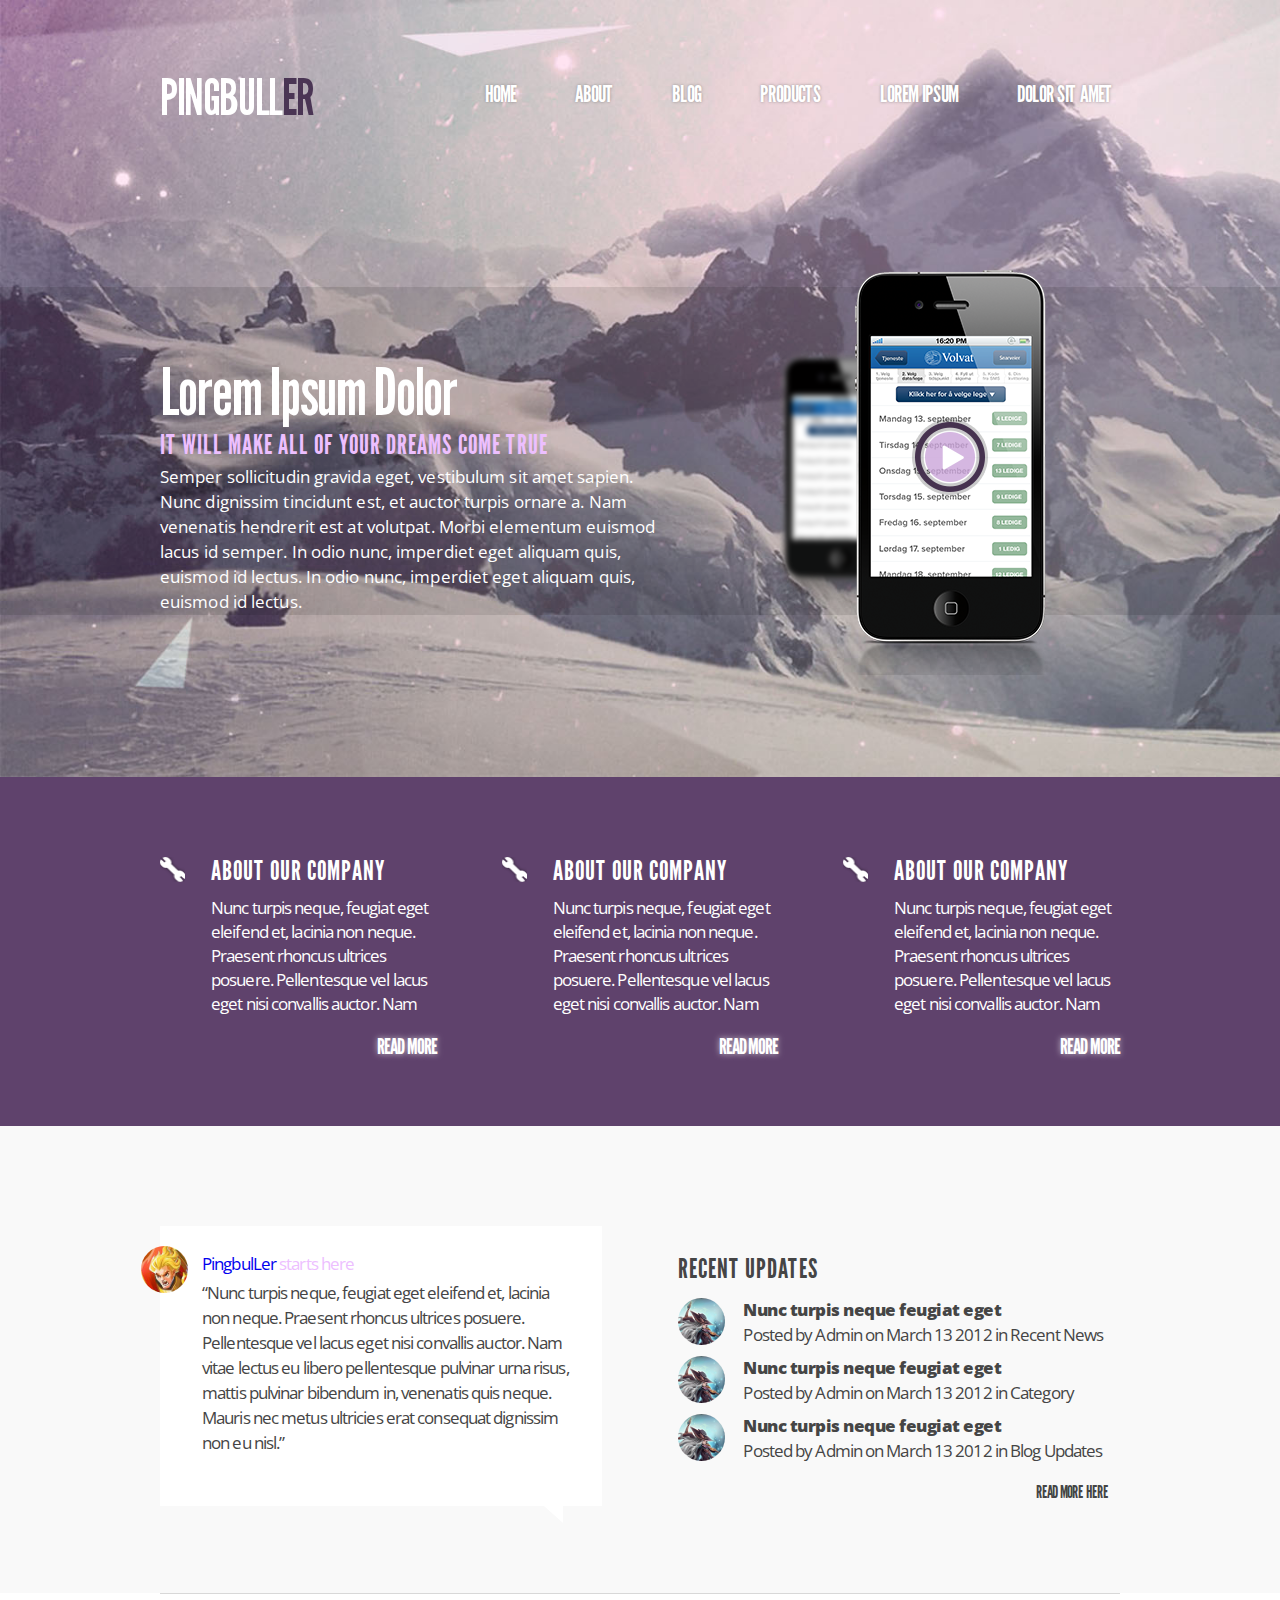
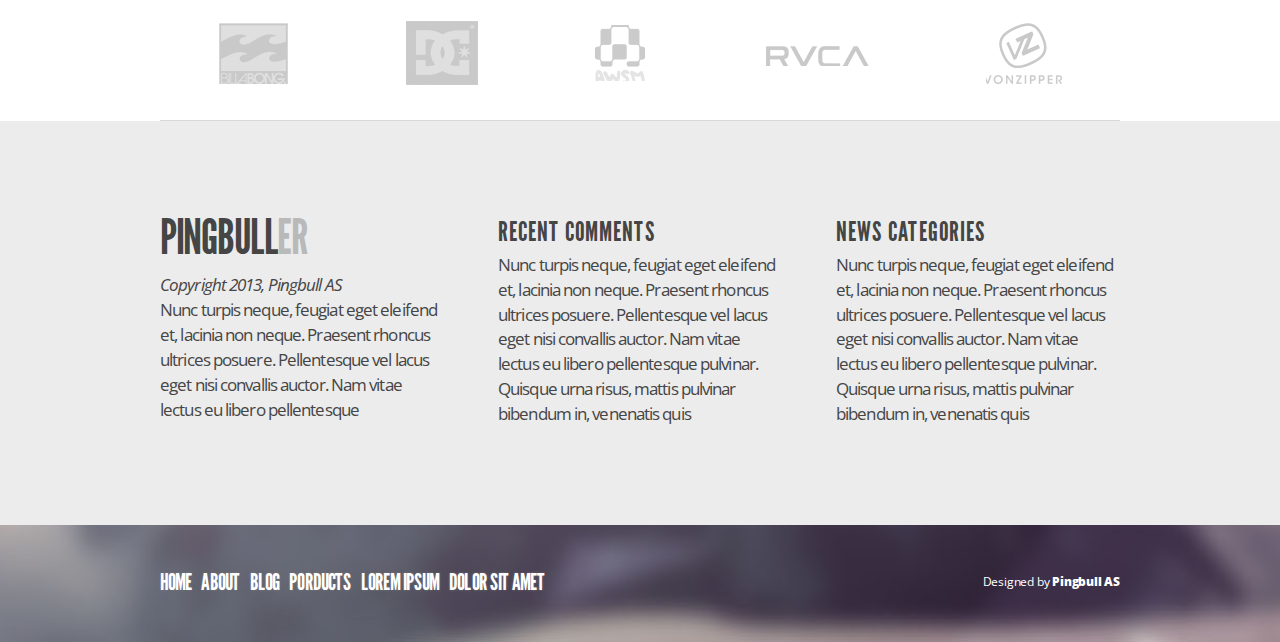
<file: 1/index.html>
<!DOCTYPE html>
<html lang="en">
<head>
  <meta charset="UTF-8">
  <meta name="viewport" content="width=device-width, initial-scale=1.0">
  <meta http-equiv="X-UA-Compatible" content="ie=edge">
  <link href="https://fonts.googleapis.com/css?family=Open+Sans:300,400,600,700,800" rel="stylesheet">
  <link rel="stylesheet" href="css/reset.css">
  <link rel="stylesheet" href="css/fonts.css">
  <link rel="stylesheet" href="css/style.css">
  <link rel="stylesheet" href="css/style-responsive.css">
  <title>Document</title>
</head>
<body>
  <header>
    <div class="wrapper container header-container">
      <h2 class="logo">Pingbull<span class="logo-color">er</span></h2>
      <div class="dropdown">
        <span class="navigation-mobile-first">home</span>
        <ul class="navigation navigation-top dropdown-content container">
          <li class="navigation__link"><a href="#">home</a></li>
          <li class="navigation__link"><a href="#">about</a></li>
          <li class="navigation__link"><a href="#">blog</a></li>
          <li class="navigation__link"><a href="#">products</a></li>
          <li class="navigation__link"><a href="#">lorem ipsum</a></li>
          <li class="navigation__link"><a href="#">dolor sit amet</a></li>
        </ul>
      </div>
    </div>

    <div class="header-bg">
      <div class="wrapper header-container">
        <div class="header-img"></div>
        <div class="header-box">
          <h1>Lorem Ipsum Dolor</h1>
          <h2 class="header-subheading">It will make all of your dreams come<span class="text-tablet-none"> true</span></h2>
          <p>Semper sollicitudin gravida eget, vestibulum sit amet sapien. Nunc dignissim tincidunt est, et auctor turpis ornare a. Nam venenatis hendrerit est<span class="text-tablet-none"> at volutpat. Morbi elementum euismod lacus id semper. In odio nunc, imperdiet eget aliquam quis, euismod id lectus. In odio nunc, imperdiet eget aliquam quis, euismod id lectus.</span></p>
        </div>
      </div>
    </div>
  </header>
  <!--about-->
  <section class="about">
    <div class="wrapper about-container container">
      <article class="about-box">
        <div class="container">
          <img class="about-img" src="img/about-repair.png" alt="img">
          <div class="about-text">
            <h2 class="about-heading">about our company</h2>
            <p class="about-texting">Nunc turpis neque, feugiat eget eleifend et, lacinia non neque. Praesent rhoncus ultrices<span class="text-mobile-none"> posuere. Pellentesque vel lacus eget nisi convallis auctor. Nam</span></p>
          </div>
        </div>
        <div class="about-button btn">
          <a href="#" class="about-btn btn-border">read more</a>
        </div>
      </article>
      <article class="about-box">
        <div class="container">
          <img class="about-img" src="img/about-repair.png" alt="img">
          <div class="about-text">
            <h2 class="about-heading">about our company</h2>
            <p class="about-texting">Nunc turpis neque, feugiat eget eleifend et, lacinia non neque. Praesent rhoncus ultrices<span class="text-mobile-none"> posuere. Pellentesque vel lacus eget nisi convallis auctor. Nam</span></p>
          </div>
        </div>
        <div class="about-button btn">
          <a href="#" class="about-btn btn-border">read more</a>
        </div>
      </article>
      <article class="about-box">
        <div class="container">
          <img class="about-img" src="img/about-repair.png" alt="img">
          <div class="about-text">
            <h2 class="about-heading">about our company</h2>
            <p class="about-texting">Nunc turpis neque, feugiat eget eleifend et, lacinia non neque. Praesent rhoncus ultrices<span class="text-mobile-none"> posuere. Pellentesque vel lacus eget nisi convallis auctor. Nam</span></p>
          </div>
        </div>
        <div class="about-button btn">
          <a href="#" class="about-btn btn-border">read more</a>
        </div>
      </article>
    </div>
  </section>
  <!--news-->
  <section class="news">
    <div class="wrapper news-container container">
      <!--slider-->
      <article class="slider-box">
        <img class="news-img slider-img" src="img/query-img.jpg" alt="portrait">
        <a href="#" class="slider-heading">PingbulLer <span class="slider-heading-color">starts here</span></a>
        <p class="slider-text">“Nunc turpis neque, feugiat eget eleifend et, lacinia non neque. Praesent rhoncus ultrices posuere. Pellentesque vel lacus eget nisi convallis auctor. Nam vitae lectus eu libero pellentesque pulvinar<span class="text-tablettime-none"> urna risus, mattis pulvinar bibendum in, venenatis quis neque. Mauris nec metus ultricies erat consequat dignissim non eu nisl.”</span></p>
        <div class="slider-triangle"></div>
      </article>
      <!--update-->
      <article class="update">
        <h2>recent updates</h2>
        <div class="update-box container">
          <img class="news-img" src="img/upgrade-img.jpg" alt="upgrade image">
          <div class="update-content">
            <h3 class="upgrade-subheading">Nunc turpis neque feugiat<span class="text-tablet-none"> eget</span></h3>
            <p class="upgrade-texting">Posted by Admin on March 13 2012 <span class="text-tablettime-none"> in Recent News</span></p>
          </div>
        </div>
        <div class="update-box container">
          <img class="news-img" src="img/upgrade-img.jpg" alt="upgrade image">
          <div class="update-content">
            <h3 class="upgrade-subheading">Nunc turpis neque feugiat<span class="text-tablet-none"> eget</span></h3>
            <p class="upgrade-texting">Posted by Admin on March 13 2012 <span class="text-tablettime-none"> in Category</span></p>
          </div>
        </div>
        <div class="container update-box">
          <img class="news-img" src="img/upgrade-img.jpg" alt="upgrade image">
          <div class="update-content">
            <h3 class="upgrade-subheading">Nunc turpis neque feugiat<span class="text-tablet-none"> eget</span></h3>
            <p class="upgrade-texting">Posted by Admin on March 13 2012 <span class="text-tablettime-none"> in Blog Updates</span></p>
          </div>
        </div>
        <div class="upgrade-button btn">
          <a href="#" class="btn-text btn-border">read more here</a>
        </div>
      </article>
    </div>
  </section>

  <!--companies-->

    <div class="companies wrapper container">
      <div>
        <img src="img/companies/1.png"  alt="company" />
      </div>
      <div>
        <img src="img/companies/2.png"  alt="company" />
      </div>
      <div>
        <img src="img/companies/3.png"  alt="company" />
      </div>
      <div>
        <img src="img/companies/4.png"  alt="company" />
      </div>
      <div>
        <img src="img/companies/5.png"  alt="company" />
      </div>
    </div>
  <section class="comments">
    <div class="wrapper comments-container">
      <div class="comments-box">
        <h2 class="comments-heading">Pingbull<span class="comments-heading-color">er</span></h2>
        <span class="comments-subheading">Copyright 2013, Pingbull AS</span>
        <p>Nunc turpis neque, feugiat eget eleifend et, lacinia non neque. Praesent rhoncus ultrices posuere. Pellentesque vel lacus eget nisi convallis auctor. Nam vitae lectus eu libero pellentesque</p>
      </div>
      <div class="comments-box">
        <h2 class="comments-head">Recent comments</h2>
        <p>Nunc turpis neque, feugiat eget eleifend et, lacinia non neque. Praesent rhoncus ultrices posuere. Pellentesque vel lacus eget nisi convallis auctor. Nam vitae lectus eu libero pellentesque pulvinar. Quisque urna risus, mattis pulvinar bibendum in, venenatis quis</p>
      </div>
      <div class="comments-box">
        <h2 class="comments-head">News Categories</h2>
        <p>Nunc turpis neque, feugiat eget eleifend et, lacinia non neque. Praesent rhoncus ultrices posuere. Pellentesque vel lacus eget nisi convallis auctor. Nam vitae lectus eu libero pellentesque pulvinar. Quisque urna risus, mattis pulvinar bibendum in, venenatis quis</p>
      </div>
    </div>
  </section>
  <!--footer-->
  <footer>
    <div class="wrapper footer-container container">
      <nav class="navigation navigation-bottom footer-links container">
        <a href="#">Home</a>
        <a href="#">About</a>
        <a href="#">Blog</a>
        <a href="#">Porducts</a>
        <a href="#">Lorem Ipsum</a>
        <a href="#">Dolor sit amet</a>
      </nav>
      <p class="footer-author">Designed by <span class="footer-author-bold">Pingbull AS</span></p>
    </div>
  </footer>

</body>
</html>
</file>
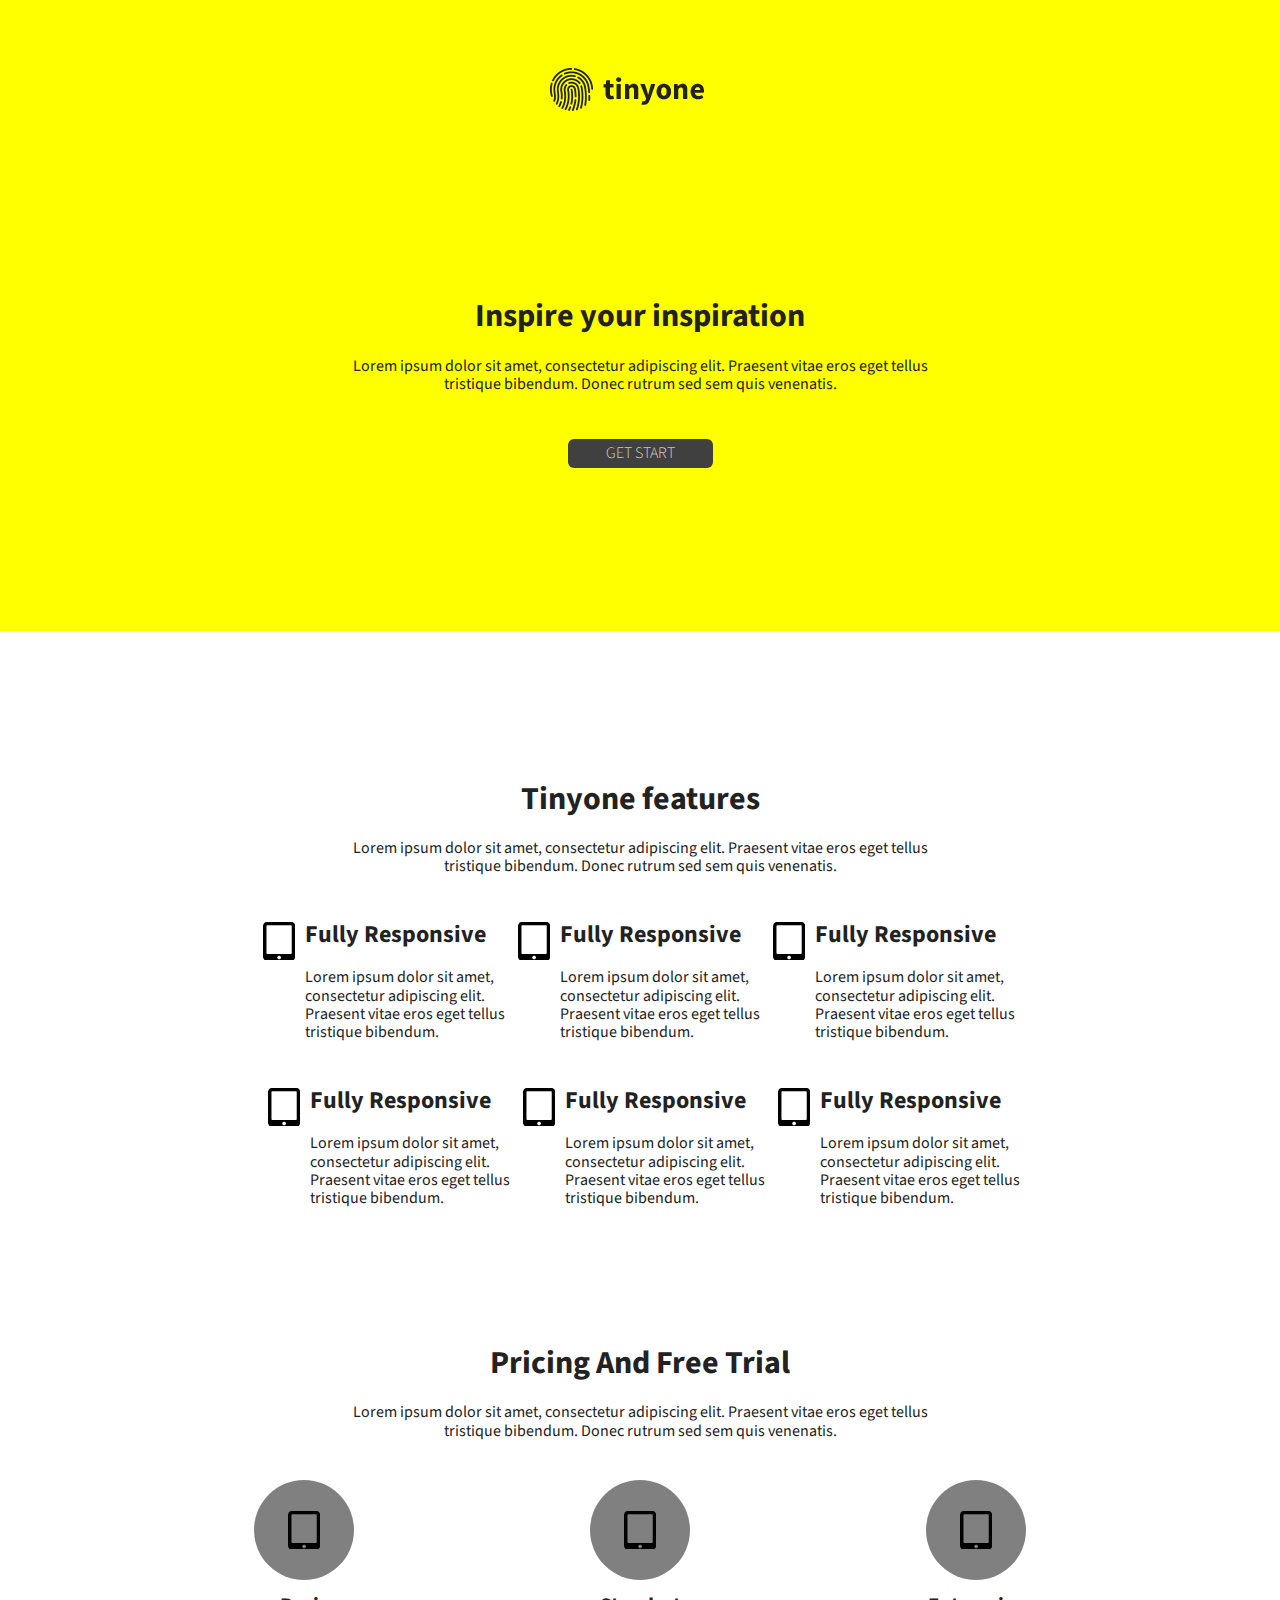
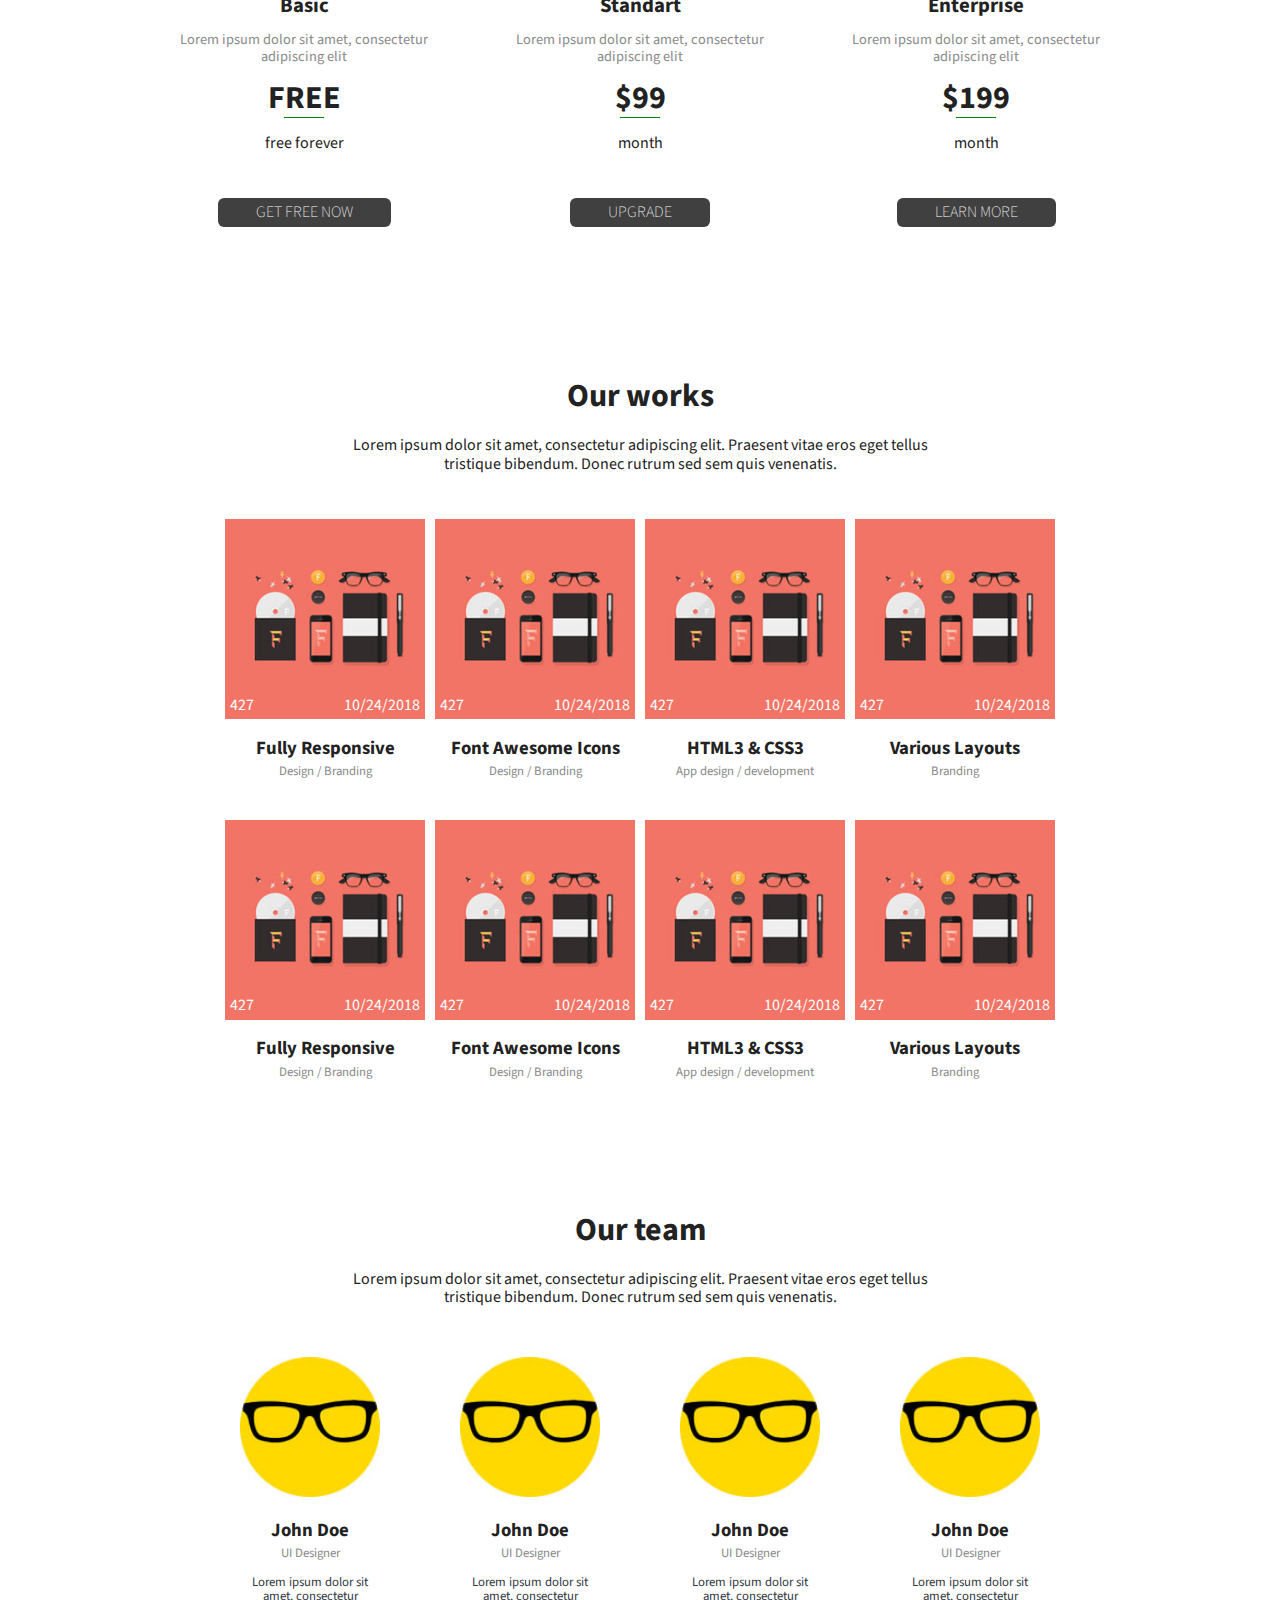
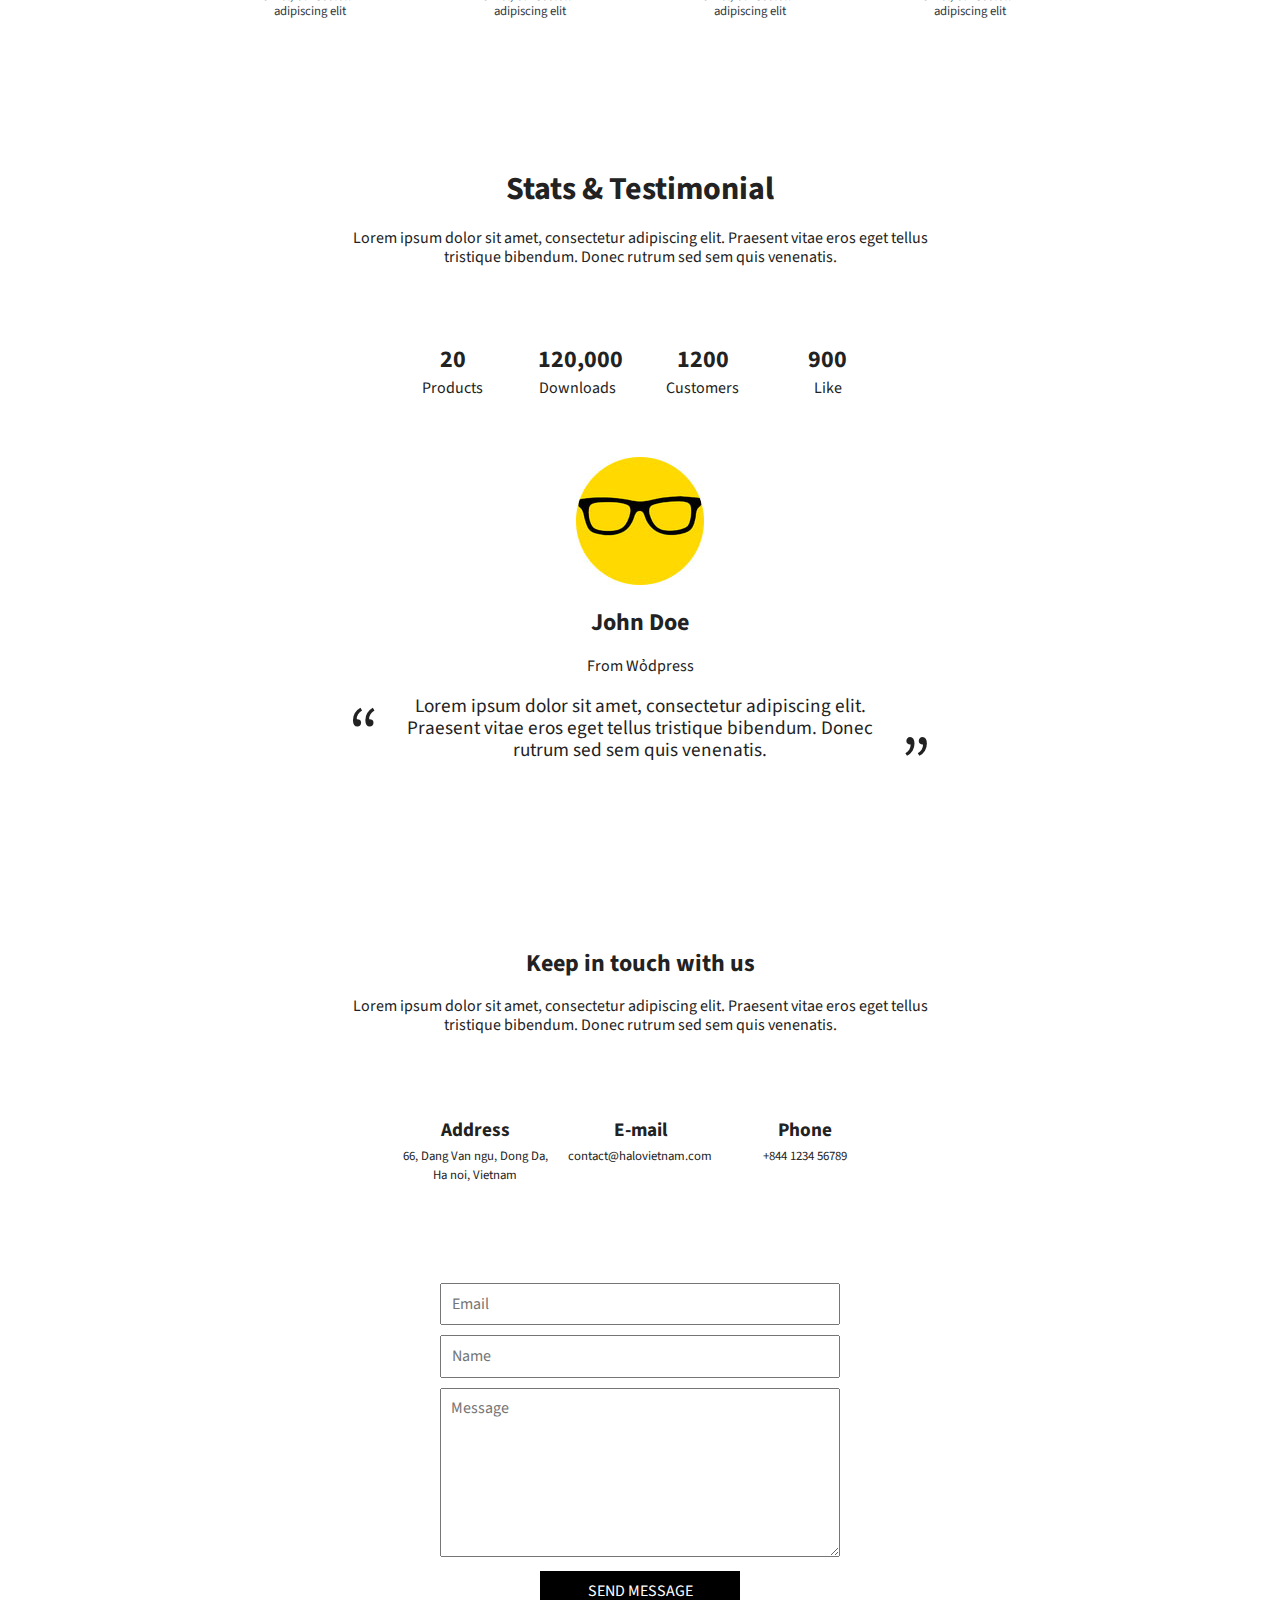
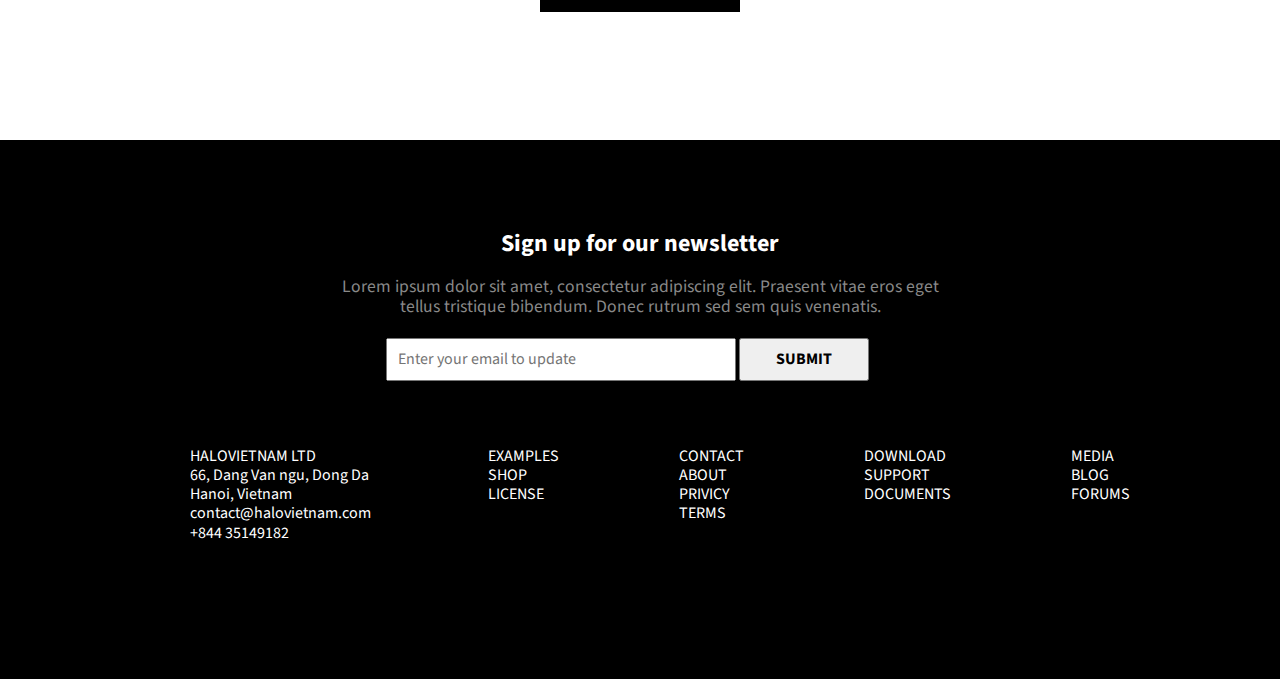
<file: 2/index.html>
<!DOCTYPE html>
<html lang="en">
<head>
  <meta charset="UTF-8">
  <meta name="viewport" content="width=device-width, initial-scale=1.0">
  <meta http-equiv="X-UA-Compatible" content="ie=edge">
  <link rel="stylesheet" href="css/normalize.css">
  <link href="https://fonts.googleapis.com/css?family=Source+Sans+Pro:400,700" rel="stylesheet">
  <link rel="stylesheet" href="https://use.fontawesome.com/releases/v5.4.1/css/all.css" integrity="sha384-5sAR7xN1Nv6T6+dT2mhtzEpVJvfS3NScPQTrOxhwjIuvcA67KV2R5Jz6kr4abQsz" crossorigin="anonymous">
  <link rel="stylesheet" href="css/main.css">
  <link rel="stylesheet" href="css/responsive.css">
  <title>Document</title>
</head>
<body>
  <header>
    <div class="top clearfix">
      <div class="dropdown">
        <i class="fas fa-bars"></i>
        <ul class="dropdown-content">
          <li><a href="#">Home</a></li>
          <li><a href="#">Features</a></li>
          <li><a href="#">Our works</a></li>
          <li><a href="#">Our team</a></li>
          <li><a href="#">Contact us</a></li>
        </ul>
      </div>


      <img class="logo" src="img/logo.png" alt="logo">

      <div class="top-social">
        <a class="social-f" href="#"><i class="fab fa-facebook-f"></i></a>
        <a class="social-t" href="#"><i class="fab fa-twitter"></i></a>
        <a class="social-i" href="#"><i class="fab fa-instagram"></i></a>
        <a class="social-p" href="#"><i class="fab fa-pinterest"></i></a>
      </div>
    </div>

    <div class="header-box">
      <h1 class="header-heading">Inspire your inspiration</h1>
      <p class="header-subheading" >Lorem ipsum dolor sit amet, consectetur adipiscing elit. Praesent vitae eros eget tellus tristique bibendum. Donec rutrum sed sem quis venenatis.</p>
      <a class="header-btn" href="#">Get start</a>
    </div>
    <a href="#" class="header-arrow"><i class="fas fa-arrow-down fa-3x"></i></a>
  </header>

  <main>
    <section class="a">
      <div class="heading">
        <h1 class="a-heading">Tinyone features</h1>
        <p class="a-texting">Lorem ipsum dolor sit amet, consectetur adipiscing elit. Praesent vitae eros eget tellus tristique bibendum. Donec rutrum sed sem quis venenatis.</p>
      </div>
      <div class="a-container clearfix">
        <div class="a-box clearfix">
          <div class="a-box-text">
            <h2 class="a-text-heading">Fully Responsive</h2>
            <p class="a-text-texting">Lorem ipsum dolor sit amet, consectetur adipiscing elit. Praesent vitae eros eget tellus tristique bibendum.</p>
          </div>
          <img class="a-box-img" src="img/a1.png" alt="phone">
        </div>
        <div class="a-box clearfix">
          <div class="a-box-text">
            <h2 class="a-text-heading">Fully Responsive</h2>
            <p class="a-text-texting">Lorem ipsum dolor sit amet, consectetur adipiscing elit. Praesent vitae eros eget tellus tristique bibendum.</p>
          </div>
          <img class="a-box-img" src="img/a1.png" alt="phone">
        </div>
        <div class="a-box clearfix">
          <div class="a-box-text">
            <h2 class="a-text-heading">Fully Responsive</h2>
            <p class="a-text-texting">Lorem ipsum dolor sit amet, consectetur adipiscing elit. Praesent vitae eros eget tellus tristique bibendum.</p>
          </div>
          <img class="a-box-img" src="img/a1.png" alt="phone">
        </div>
        <div class="a-box clearfix">
          <div class="a-box-text">
            <h2 class="a-text-heading">Fully Responsive</h2>
            <p class="a-text-texting">Lorem ipsum dolor sit amet, consectetur adipiscing elit. Praesent vitae eros eget tellus tristique bibendum.</p>
          </div>
          <img class="a-box-img" src="img/a1.png" alt="phone">
        </div>
        <div class="a-box clearfix">
          <div class="a-box-text">
            <h2 class="a-text-heading">Fully Responsive</h2>
            <p class="a-text-texting">Lorem ipsum dolor sit amet, consectetur adipiscing elit. Praesent vitae eros eget tellus tristique bibendum.</p>
          </div>
          <img class="a-box-img" src="img/a1.png" alt="phone">
        </div>
        <div class="a-box clearfix">
          <div class="a-box-text">
            <h2 class="a-text-heading">Fully Responsive</h2>
            <p class="a-text-texting">Lorem ipsum dolor sit amet, consectetur adipiscing elit. Praesent vitae eros eget tellus tristique bibendum.</p>
          </div>
          <img class="a-box-img" src="img/a1.png" alt="phone">
        </div>
      </div>
    </section>

    <section class="b">


      <div class="heading">
        <h1 class="a-heading">Pricing And Free Trial</h1>
        <p class="a-texting">Lorem ipsum dolor sit amet, consectetur adipiscing elit. Praesent vitae eros eget tellus tristique bibendum. Donec rutrum sed sem quis venenatis.</p>
      </div>

      <div class="b-container clearfix wrapper">
        <div class="b-box">
          <div class="b-box-img"></div>
          <div class="b-box-header">
            <h1 class="b-box-heading">Basic</h1>
            <p class="b-box-texting">Lorem ipsum dolor sit amet, consectetur adipiscing elit</p>
            <span class="b-box-price">free</span>
            <div class="b-box-line"></div>
            <p class="b-box-subprice">free forever</p>
            <a class="header-btn" href="#">get free now</a>
          </div>
        </div>
        <div class="b-box">
          <div class="b-box-img"></div>
          <div class="b-box-header">
            <h1 class="b-box-heading">Standart</h1>
            <p class="b-box-texting">Lorem ipsum dolor sit amet, consectetur adipiscing elit</p>
            <span class="b-box-price">$99</span>
            <div class="b-box-line"></div>
            <p class="b-box-subprice">month</p>
            <a class="header-btn" href="#">upgrade</a>
          </div>
        </div>
        <div class="b-box">
          <div class="b-box-img"></div>
          <div class="b-box-header">
            <h1 class="b-box-heading">Enterprise</h1>
            <p class="b-box-texting">Lorem ipsum dolor sit amet, consectetur adipiscing elit</p>
            <span class="b-box-price">$199</span>
            <div class="b-box-line"></div>
            <p class="b-box-subprice">month</p>
            <a class="header-btn" href="#">learn more</a>
          </div>
        </div>
      </div>
    </section>

  <!--  <section class="c">  </section> -->
  <section class="c">
    <div class="heading">
      <h1 class="a-heading">Our works</h1>
      <p class="a-texting">Lorem ipsum dolor sit amet, consectetur adipiscing elit. Praesent vitae eros eget tellus tristique bibendum. Donec rutrum sed sem quis venenatis.</p>
    </div>

    <div class="c-container clearfix"><!--clearfix-->
      <div class="c-box">
        <div class="c-box-img">
          <span class="c-img-text c-box-views">427</span>
          <span class="c-img-text c-box-time">10/24/2018</span>
        </div>
        <h3 class="c-heading">Fully Responsive</h3>
        <span class="c-subheading">Design / Branding</span>
      </div>
      <div class="c-box">
        <div class="c-box-img">
          <span class="c-img-text c-box-views">427</span>
          <span class="c-img-text c-box-time">10/24/2018</span>
        </div>
        <h3 class="c-heading">Font Awesome Icons</h3>
        <span class="c-subheading">Design / Branding</span>
      </div>
      <div class="c-box">
        <div class="c-box-img">
          <span class="c-img-text c-box-views">427</span>
          <span class="c-img-text c-box-time">10/24/2018</span>
        </div>
        <h3 class="c-heading">HTML3 & CSS3</h3>
        <span class="c-subheading">App design / development</span>
      </div>
      <div class="c-box">
        <div class="c-box-img">
          <span class="c-img-text c-box-views">427</span>
          <span class="c-img-text c-box-time">10/24/2018</span>
        </div>
        <h3 class="c-heading">Various Layouts</h3>
        <span class="c-subheading">Branding</span>
      </div>
      <div class="c-box">
        <div class="c-box-img">
          <span class="c-img-text c-box-views">427</span>
          <span class="c-img-text c-box-time">10/24/2018</span>
        </div>
        <h3 class="c-heading">Fully Responsive</h3>
        <span class="c-subheading">Design / Branding</span>
      </div>
      <div class="c-box">
        <div class="c-box-img">
          <span class="c-img-text c-box-views">427</span>
          <span class="c-img-text c-box-time">10/24/2018</span>
        </div>
        <h3 class="c-heading">Font Awesome Icons</h3>
        <span class="c-subheading">Design / Branding</span>
      </div>
      <div class="c-box">
        <div class="c-box-img">
          <span class="c-img-text c-box-views">427</span>
          <span class="c-img-text c-box-time">10/24/2018</span>
        </div>
        <h3 class="c-heading">HTML3 & CSS3</h3>
        <span class="c-subheading">App design / development</span>
      </div>

      <div class="c-box">
        <div class="c-box-img">
          <span class="c-img-text c-box-views">427</span>
          <span class="c-img-text c-box-time">10/24/2018</span>
        </div>
        <h3 class="c-heading">Various Layouts</h3>
        <span class="c-subheading">Branding</span>
      </div>
    </div>

  </section>

  <!--d-->
  <section class="d">
    <div class="heading">
      <h1 class="a-heading">Our team</h1>
      <p class="a-texting">Lorem ipsum dolor sit amet, consectetur adipiscing elit. Praesent vitae eros eget tellus tristique bibendum. Donec rutrum sed sem quis venenatis.</p>
    </div>

    <div class="d-container clearfix">
      <div class="d-box">
        <img src="img/d1.jpg" alt="img" class="d-img">
        <h3 class="c-heading">John Doe</h3>
        <span class="c-subheading">UI Designer</span>
        <p class="c-texting">Lorem ipsum dolor sit amet, consectetur adipiscing elit</p>
        <div class="d-social">
          <a class="social-f" href="#"><i class="fab fa-facebook-f"></i></a>
          <a class="social-t" href="#"><i class="fab fa-twitter"></i></a>
          <a class="social-i" href="#"><i class="fab fa-instagram"></i></a>
        </div>
      </div>
      <div class="d-box">
        <img src="img/d1.jpg" alt="img" class="d-img">
        <h3 class="c-heading">John Doe</h3>
        <span class="c-subheading">UI Designer</span>
        <p class="c-texting">Lorem ipsum dolor sit amet, consectetur adipiscing elit</p>
        <div class="d-social">
          <a class="social-f" href="#"><i class="fab fa-facebook-f"></i></a>
          <a class="social-t" href="#"><i class="fab fa-twitter"></i></a>
          <a class="social-i" href="#"><i class="fab fa-instagram"></i></a>
        </div>
      </div>
      <div class="d-box">
        <img src="img/d1.jpg" alt="img" class="d-img">
        <h3 class="c-heading">John Doe</h3>
        <span class="c-subheading">UI Designer</span>
        <p class="c-texting">Lorem ipsum dolor sit amet, consectetur adipiscing elit</p>
        <div class="d-social">
          <a class="social-f" href="#"><i class="fab fa-facebook-f"></i></a>
          <a class="social-t" href="#"><i class="fab fa-twitter"></i></a>
          <a class="social-i" href="#"><i class="fab fa-instagram"></i></a>
        </div>
      </div>
      <div class="d-box">
        <img src="img/d1.jpg" alt="img" class="d-img">
        <h3 class="c-heading">John Doe</h3>
        <span class="c-subheading">UI Designer</span>
        <p class="c-texting">Lorem ipsum dolor sit amet, consectetur adipiscing elit</p>
        <div class="d-social">
          <a class="social-f" href="#"><i class="fab fa-facebook-f"></i></a>
          <a class="social-t" href="#"><i class="fab fa-twitter"></i></a>
          <a class="social-i" href="#"><i class="fab fa-instagram"></i></a>
        </div>
      </div>
    </div>
  </section>


  <section class="e">
    <div class="heading">
      <h1 class="a-heading">Stats & Testimonial</h1>
      <p class="a-texting">Lorem ipsum dolor sit amet, consectetur adipiscing elit. Praesent vitae eros eget tellus tristique bibendum. Donec rutrum sed sem quis venenatis.</p>
    </div>

    <div class="e-container clearfix">
      <div class="e-box">
        <i class="fas fa-puzzle-piece fa-3x"></i>
        <h2 class="e-box-heading">20</h2>
        <span class="e-box-subheading">Products</span>
      </div>
      <div class="e-box">
        <i class="fas fa-cloud-download-alt fa-3x"></i>
        <h2 class="e-box-heading">120,000</h2>
        <span class="e-box-subheading">Downloads</span>
      </div>
      <div class="e-box">
        <i class="fas fa-users fa-3x"></i>
        <h2 class="e-box-heading">1200</h2>
        <span class="e-box-subheading">Customers</span>
      </div>
      <div class="e-box">
        <i class="fas fa-thumbs-up fa-3x"></i>
        <h2 class="e-box-heading">900</h2>
        <span class="e-box-subheading">Like</span>
      </div>
    </div>
  </section>


  <div class="f">
    <img src="img/d1.jpg" alt="img" class="d-img">
    <h2 class="f-heading">John Doe</h2>
    <span class="f-subheading">From Wỏdpress</span>
    <div class="f-box">
      <p>Lorem ipsum dolor sit amet, consectetur adipiscing elit. Praesent vitae eros eget tellus tristique bibendum. Donec rutrum sed sem quis venenatis.</p>
      <span class="f-quote-1st">&#8220;</span>
      <span class="f-quote-2nd">&#8221;</span>
    </div>
  </div>

  <section class="g">
    <div class="heading">
      <h2 class="f-heading">Keep in touch with us</h2>
      <span class="f-subheading">Lorem ipsum dolor sit amet, consectetur adipiscing elit. Praesent vitae eros eget tellus tristique bibendum. Donec rutrum sed sem quis venenatis.</span>
    </div>
    <div class="g-container clearfix">
      <div class="g-box">
        <i class="fas fa-map-marker-alt fa-2x"></i>
        <h2 class="g-box-heading">Address</h2>
        <span class="g-box-subheading">66, Dang Van ngu, Dong Da, Ha noi, Vietnam</span>
      </div>
      <div class="g-box">
        <i class="fas fa-envelope fa-2x"></i>
        <h2 class="g-box-heading">E-mail</h2>
        <span class="g-box-subheading">contact@halovietnam.com</span>
      </div>
      <div class="g-box">
        <i class="fas fa-phone-square fa-2x"></i>
        <h2 class="g-box-heading">Phone</h2>
        <span class="g-box-subheading">+844 1234 56789</span>
      </div>
  </div>
  </section>
  <form class="i-form wrapper" >
    <input type="email" name="email" placeholder="Email">
    <input type="text" name="firstName" placeholder="Name">
    <textarea name="message" rows="8" placeholder="Message"></textarea>
    <input type="submit" value="send message">
  </form>
</main>
<!-- footer -->
<footer>
  <div class="heading">
    <h2 class="footer-heading">Sign up for our newsletter</h2>
    <span class="footer-subheading subheading">Lorem ipsum dolor sit amet, consectetur adipiscing elit. Praesent vitae eros eget tellus tristique bibendum. Donec rutrum sed sem quis venenatis.</span>
  </div>

  <form class="footer-form wrapper" >
    <input type="email" name="email" placeholder="Enter your email to update">
    <input type="submit" value="submit">
  </form>

  <div class="footer-container clearfix">
    <div class="footer-box-right clearfix">
      <ul class="footer-box">
        <li><a href="#">Examples</a></li>
        <li><a href="#">Shop</a></li>
        <li><a href="#">License</a></li>
      </ul>
      <ul class="footer-box">
        <li><a href="#">Contact</a></li>
        <li><a href="#">About</a></li>
        <li><a href="#">Privicy</a></li>
        <li><a href="#">Terms</a></li>
      </ul>
      <ul class="footer-box">
        <li><a href="#">Download</a></li>
        <li><a href="#">Support</a></li>
        <li><a href="#">Documents</a></li>
      </ul>
      <ul class="footer-box">
        <li><a href="#">Media</a></li>
        <li><a href="#">Blog</a></li>
        <li><a href="#">Forums</a></li>
      </ul>
    </div>
    <div class="footer-box-left">
      <ul>
        <li>HALOVIETNAM LTD</li>
        <li>66, Dang Van ngu, Dong Da</li>
        <li>Hanoi, Vietnam</li>
        <li>contact@halovietnam.com</li>
        <li>+844 35149182</li>
      </ul>
    </div>
  </div>
</footer>


</body>
</html>
</file>
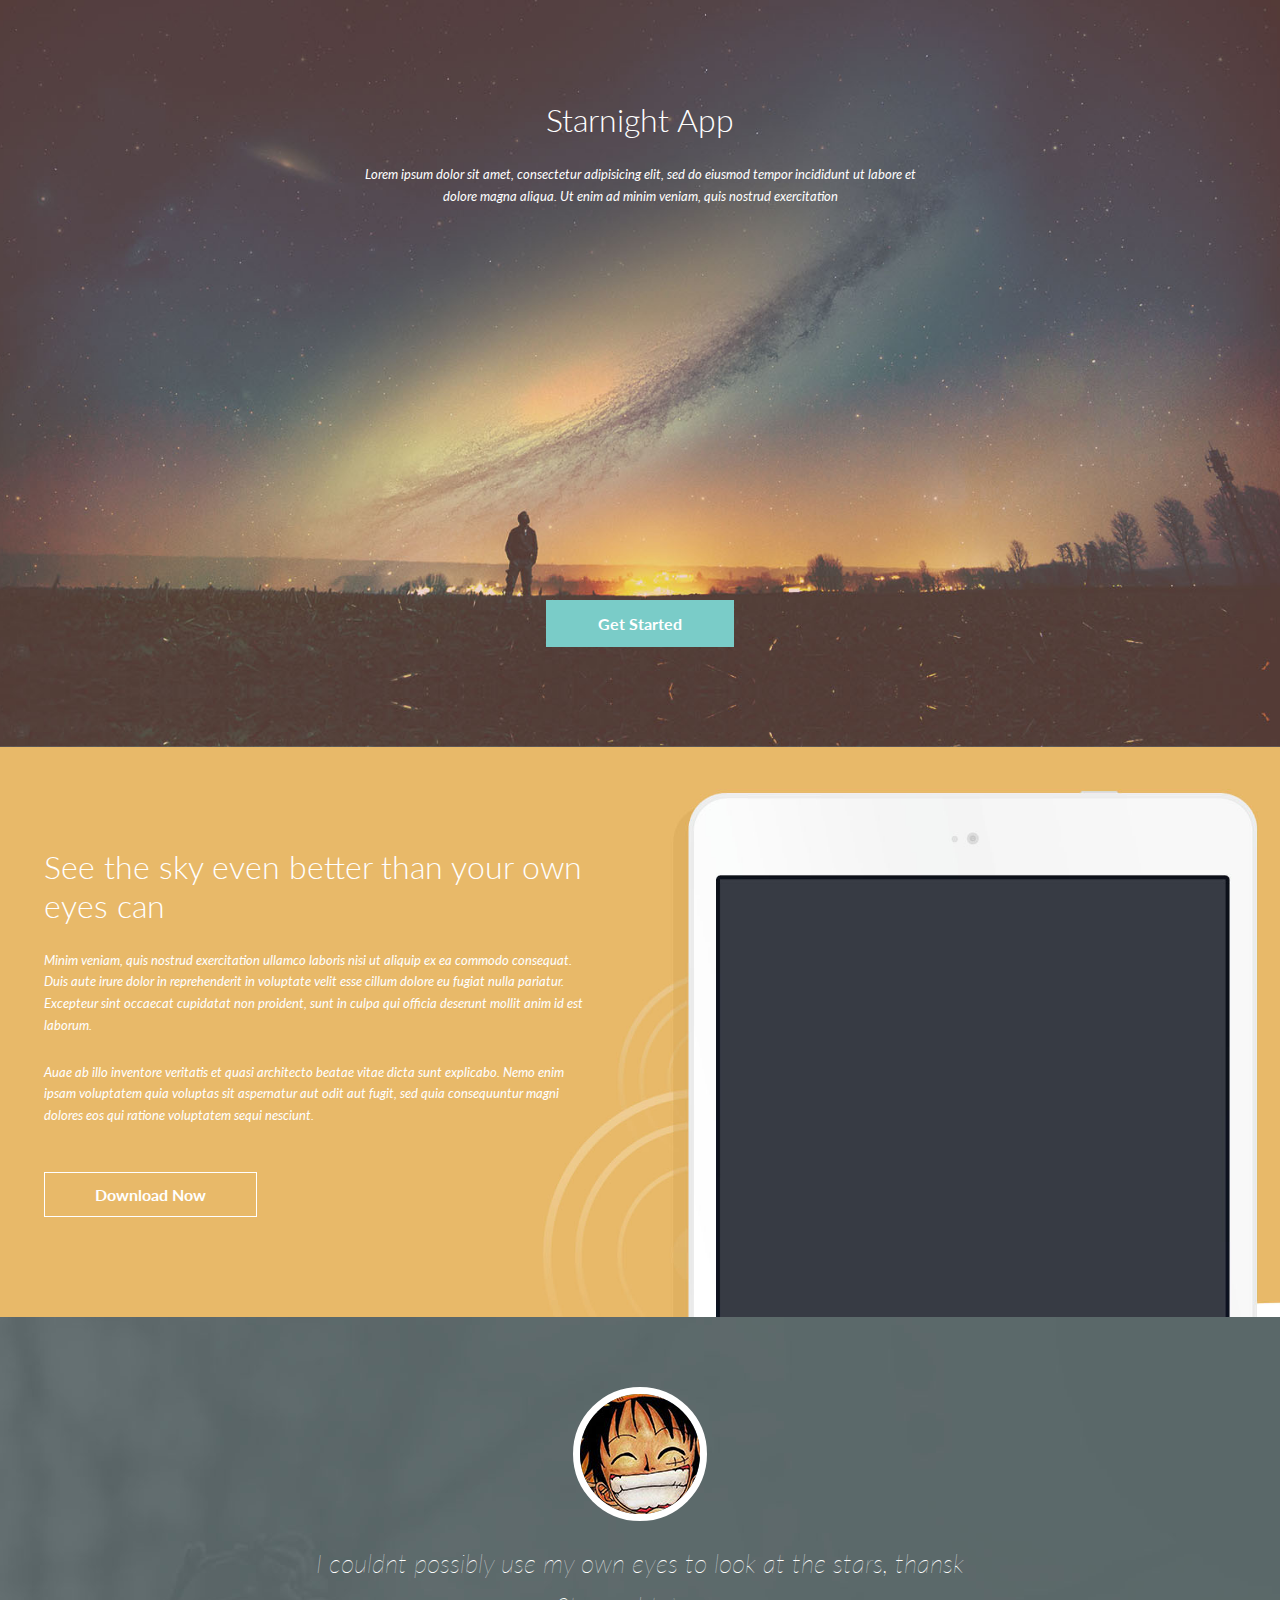
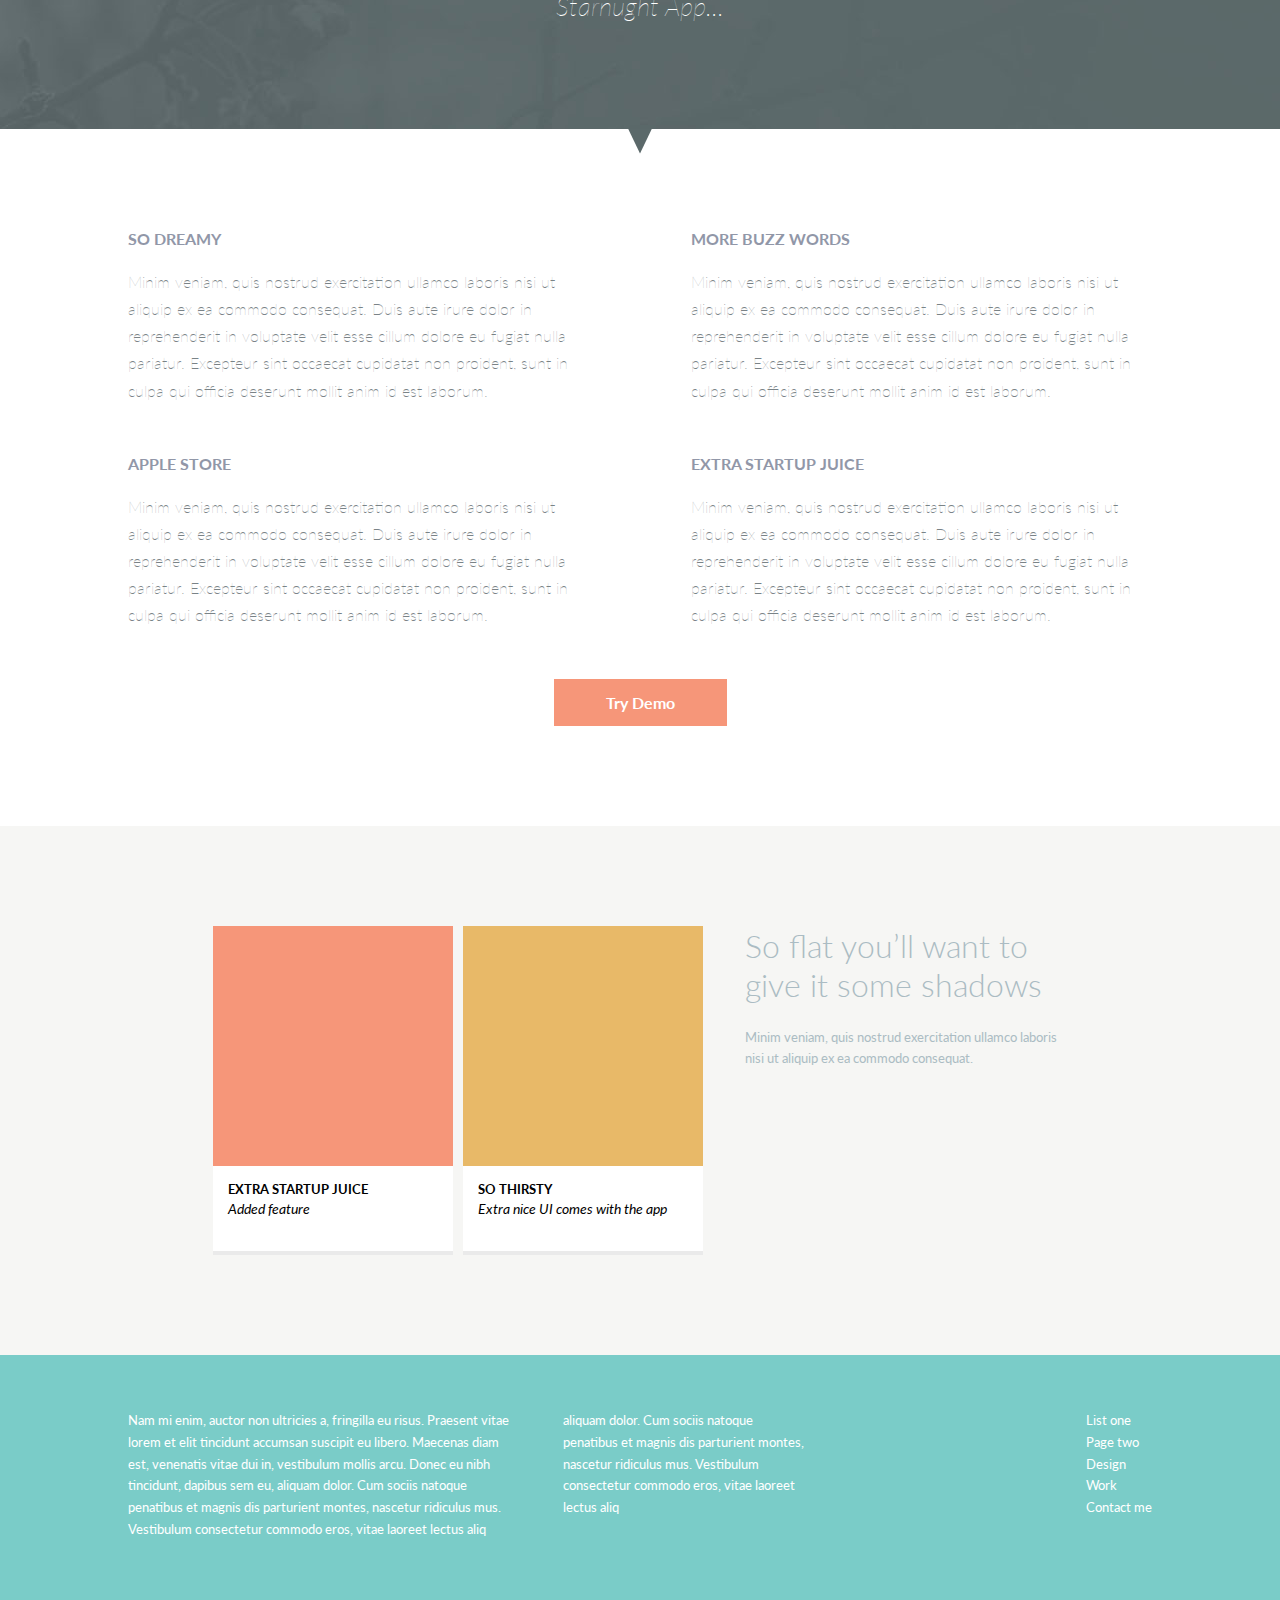
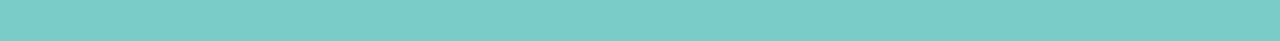
<file: 3/index.html>
<!DOCTYPE <html></html>
<html lang="en">
<head>
  <meta charset="UTF-8">
  <meta name="viewport" content="width=device-width, initial-scale=1.0">
  <meta http-equiv="X-UA-Compatible" content="ie=edge">
  <link href="https://fonts.googleapis.com/css?family=Lato:300,400,700" rel="stylesheet">
  <link rel="stylesheet" href="style.css">
  <link rel="stylesheet" href="responsive.css">
  <title>Document</title>
</head>
<body>

  <header>
    <div class="header-box wrapper">
      <h1 class="header-heading heading">Starnight App</h1>
      <p class="header-subheading text">Lorem ipsum dolor sit amet, consectetur adipisicing elit, sed do eiusmod tempor incididunt ut labore
   et dolore magna aliqua. Ut enim ad minim veniam, quis nostrud exercitation</p>
      <iframe class="header-video" width="560" height="315" src="https://www.youtube.com/embed/Jqs5EaAaueA" frameborder="0" allow="accelerometer; autoplay; encrypted-media; gyroscope; picture-in-picture" allowfullscreen></iframe>
       <a href="#" class="header-btn btn">Get Started</a>
    </div>
  </header>
  <section class="a">
    <div class="a-box">
      <h1 class="a-heading heading">See the sky even better than your own eyes can </h1>
      <p class="text">Minim veniam, quis nostrud exercitation ullamco laboris nisi ut aliquip ex ea commodo consequat. Duis aute irure dolor in reprehenderit in voluptate velit esse cillum dolore eu fugiat nulla pariatur. Excepteur sint occaecat cupidatat non proident, sunt in culpa qui officia deserunt mollit anim id est laborum.</p>
      <p class="text">Auae ab illo inventore veritatis et quasi architecto beatae vitae dicta sunt explicabo. Nemo enim ipsam voluptatem quia voluptas sit aspernatur aut odit aut fugit, sed quia consequuntur magni dolores eos qui ratione voluptatem sequi nesciunt.</p>
      <a href="#" class="a-btn btn">Download Now</a>
    </div>
  </section>

<section class="b">
  <div class="b-box wrapper">
    <img src="img/b.jpg" class="b-img" alt="photo">
    <p class="text b-text">I couldnt possibly use my own eyes to look at the stars, thansk Starnught App...</p>
  </div>
  <div class="b-triangle"></div>
</section>

<section class="c">
  <div class="wrapper c-container clearfix">
    <div class="c-box left">
      <div class="c-texting">
        <h1 class="c-heading heading">So dreamy</h1>
        <p class="c-text">Minim veniam, quis nostrud exercitation ullamco laboris nisi ut aliquip ex ea commodo consequat. Duis aute irure dolor in reprehenderit in voluptate velit esse cillum dolore eu fugiat nulla pariatur. Excepteur sint occaecat cupidatat non proident, sunt in culpa qui officia deserunt mollit anim id est laborum. </p>
      </div>
      <div class="c-texting">
        <h1 class="c-heading heading">apple store</h1>
        <p class="c-text">Minim veniam, quis nostrud exercitation ullamco laboris nisi ut aliquip ex ea commodo consequat. Duis aute irure dolor in reprehenderit in voluptate velit esse cillum dolore eu fugiat nulla pariatur. Excepteur sint occaecat cupidatat non proident, sunt in culpa qui officia deserunt mollit anim id est laborum. </p>
      </div>
    </div>
    <div class="c-box right">
      <div class="c-texting">
        <h1 class="c-heading heading">more buzz words</h1>
        <p class="c-text">Minim veniam, quis nostrud exercitation ullamco laboris nisi ut aliquip ex ea commodo consequat. Duis aute irure dolor in reprehenderit in voluptate velit esse cillum dolore eu fugiat nulla pariatur. Excepteur sint occaecat cupidatat non proident, sunt in culpa qui officia deserunt mollit anim id est laborum. </p>
      </div>
      <div class="c-texting">
        <h1 class="c-heading heading">Extra startup juice</h1>
        <p class="c-text">Minim veniam, quis nostrud exercitation ullamco laboris nisi ut aliquip ex ea commodo consequat. Duis aute irure dolor in reprehenderit in voluptate velit esse cillum dolore eu fugiat nulla pariatur. Excepteur sint occaecat cupidatat non proident, sunt in culpa qui officia deserunt mollit anim id est laborum. </p>
      </div>
    </div>
  </div>
  <a href="#" class="c-btn btn">Try Demo</a>
</section>
<!--d-->
<section class="d">
  <div class="d-wrapper wrapper">
    <div class="d-texting right">
      <h1 class="d-heading heading">So flat you’ll want to give it some shadows</h1>
      <p class="d-text">Minim veniam, quis nostrud exercitation ullamco laboris nisi ut aliquip ex ea commodo consequat.</p>
    </div>

    <div class="d-container clearfix">

      <div class="d-box left">
        <div class="d-colorbox d-pink"></div>
        <div class="d-box-texting">
            <h2>Extra startup juice</h2>
            <p>Added feature</p>
        </div>
      </div>

      <div class="d-box left">
        <div class="d-colorbox d-pitch"></div>
        <div class="d-box-texting">
            <h2>So thirsty</h2>
            <p>Extra nice UI comes with the app</p>
        </div>
      </div>

    </div>
  </div>
</section>
<!--e-->
<footer>
  <div class="footer-wrapper clearfix wrapper">
    <div class="footer-container clearfix">
      <div class="footer-box-left">
        <p>Nam mi enim, auctor non ultricies a, fringilla eu risus. Praesent vitae lorem et elit tincidunt accumsan suscipit eu libero. Maecenas diam est, venenatis vitae dui in, vestibulum mollis arcu. Donec eu nibh tincidunt, dapibus sem eu, aliquam dolor. Cum sociis natoque penatibus et magnis dis parturient montes, nascetur ridiculus mus. Vestibulum consectetur commodo eros, vitae laoreet lectus aliq</p>
      </div>
      <div class="footer-box-right">
        <p>aliquam dolor. Cum sociis natoque penatibus et magnis dis parturient montes, nascetur ridiculus mus. Vestibulum consectetur commodo eros, vitae laoreet lectus aliq</p>
      </div>
    </div>

    <ul class="footer-list">
      <li><a href="#">List one</a></li>
      <li><a href="#">Page two</a></li>
      <li><a href="#">Design</a></li>
      <li><a href="#">Work</a></li>
      <li><a href="#">Contact me</a></li>
    </ul>
  </div>
</footer>

</body>
</html>
</file>
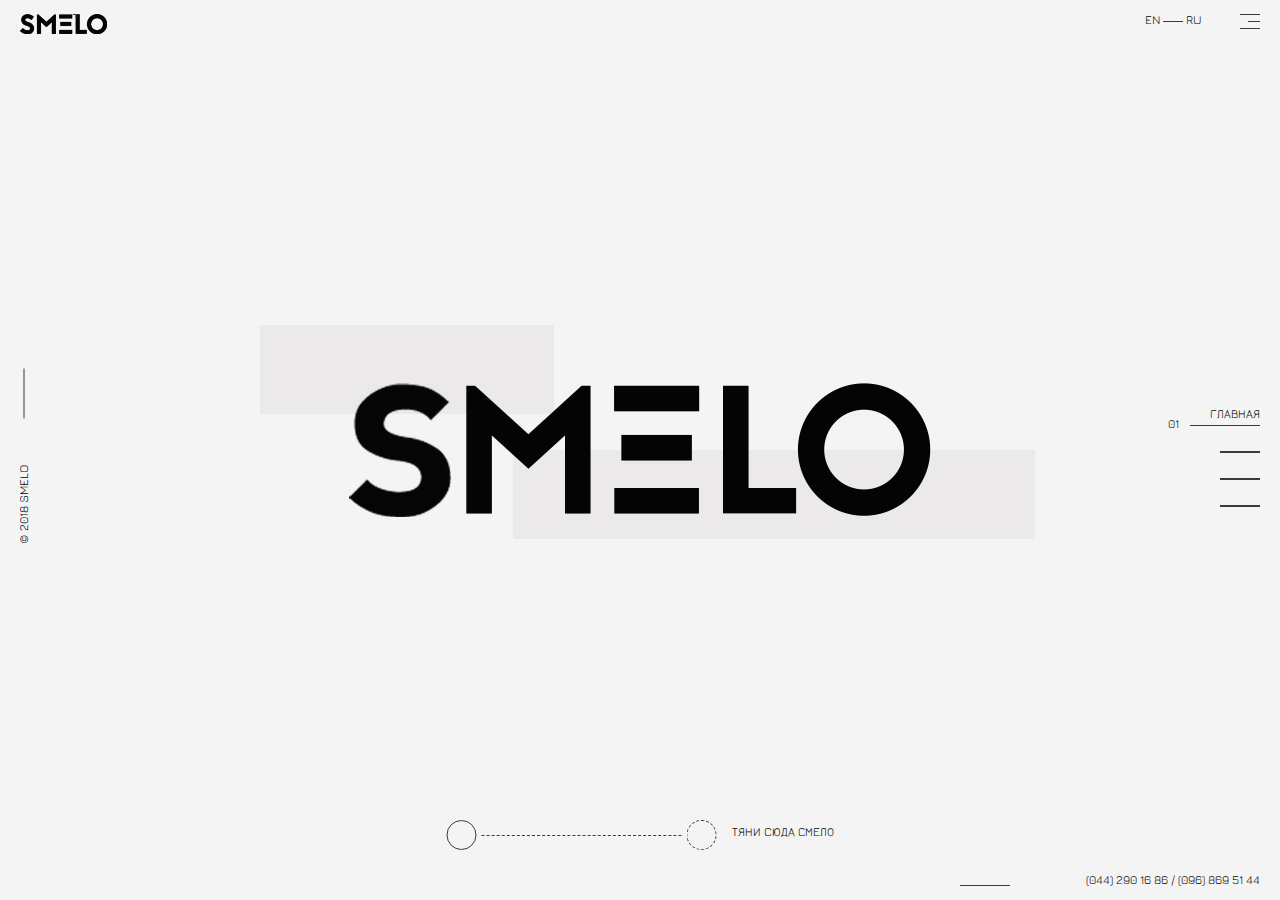
<file: 4/index.html>
<!DOCTYPE html>
<html lang="en">

<head>
    <meta charset="UTF-8">
    <meta name="viewport" content="width=device-width, initial-scale=1.0">
    <title>SMELO</title>
    <link href="https://fonts.googleapis.com/css?family=Jura" rel="stylesheet">
    <link rel="stylesheet" href="https://use.fontawesome.com/releases/v5.8.1/css/all.css" integrity="sha384-50oBUHEmvpQ+1lW4y57PTFmhCaXp0ML5d60M1M7uH2+nqUivzIebhndOJK28anvf"
    crossorigin="anonymous">
    <link rel="stylesheet" type="text/html" href="https://cdnjs.cloudflare.com/ajax/libs/animate.css/3.7.0/animate.min.css">

    <link rel="stylesheet" href="./styles/reset.css">
    <link rel="stylesheet" href="./styles/animate.css">
    <link rel="stylesheet" href="./styles/main.css">
    <script src="./scripts/script.js" defer></script>
</head>

<body>

    <header class="header container">
        <img class="header__logo" src="./images/logo.png" alt="logo">

        <div class="header__nav container">
            <div class="header__text">en <span class="line header__line"></span> ru</div>
            <div class="header__burger container">
                <span class="line burger__line"></span>
                <span class="line burger__line-middle"></span>
                <span class="line burger__line"></span>
            </div>
        </div>
        
    </header>
    <section class="container-middle container">
        <div class="copy container">
            <p class="copy__text">© 2018 smelo</p>
            <span class="line copy__line"></span>
        </div>

        <div class="container-content container">
            <img   onmouseover="redImg(this)" onmouseout="normalImg(this)" src="./images/s.png" class="content__letter" alt="letter">
            <img class="content__title" src="./images/melo.png " alt="title">
            <div class="content__bg content__bg-left"></div>
            <div class="content__bg content__bg-right"></div>
        </div>

        <nav class="navigation">
            <ul class="navigation__container" id="menu">
                <li class="navigation__item" data-title="главная" data-order="01"><span class="navigation__order"></span><span class="line navigation__line"></span></li>
                <li class="navigation__item" data-title="о нас" data-order="02"><span class="navigation__order"></span><span class="line navigation__line"></span></li>
                <li class="navigation__item" data-title="продукт" data-order="03"><span class="navigation__order"></span><span class="line navigation__line"></span></li>
                <li class="navigation__item" data-title="контакты" data-order="04"><span class="navigation__order"></span><span class="line navigation__line"></span></li>
            </ul>
        </nav>
        
    </section>
  
    
    <div class="slider container">
        <div class="slider__container container">
            <div class="slider__circle"></div>
            <span class="line slider__line"></span>
            <div class="slider__circle slider__circle-doted"></div>
        </div>
        
        <p class="slider__text">тяни cюда смело</p>
    </div>


    <footer class="footer container">
        <div class="footer__social container">
            <a href="#"><i class="footer__icon footer__icon-facebook fab fa-facebook-f"></i></a>
            <a href="#"><i class="footer__icon footer__icon-linkedin fab fa-linkedin-in"></i></a>
        </div>
        <div class="footer__info container">
            <span class="line footer__line"></span> 
            <p class="footer__text">(044) 290 16 86 / (096) 869 51 44</p>
        </div>
    </footer>

</body>

</html>
</file>
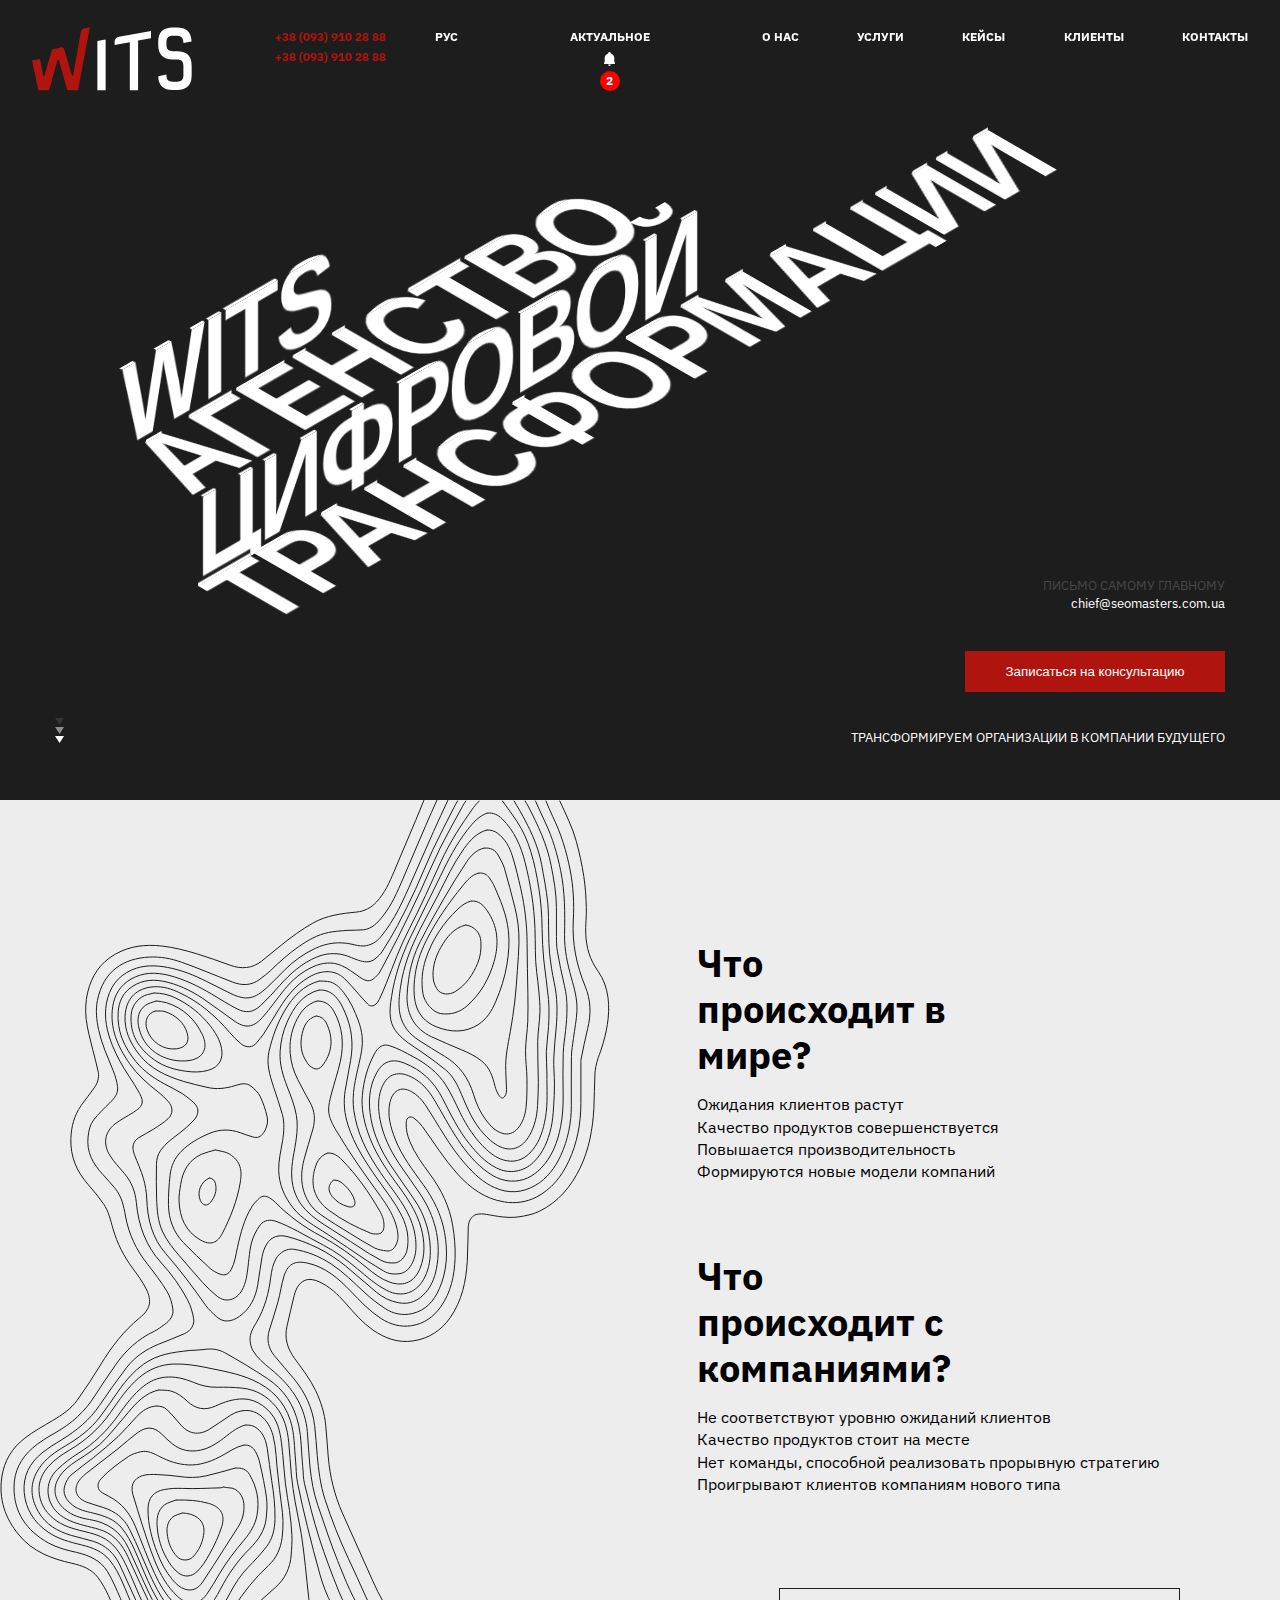
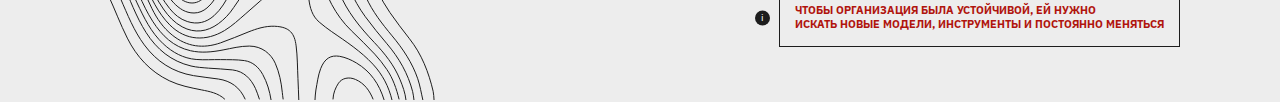
<file: 5/index.html>
<!DOCTYPE html>
<html lang="en">

<head>
    <meta charset="UTF-8">
    <title>FE 5</title>
    <meta name="viewport" content="width=device-width, initial-scale=1.0">
    <link href="https://fonts.googleapis.com/css?family=IBM+Plex+Sans" rel="stylesheet">
    <link rel="stylesheet" href="https://use.fontawesome.com/releases/v5.8.1/css/all.css" integrity="sha384-50oBUHEmvpQ+1lW4y57PTFmhCaXp0ML5d60M1M7uH2+nqUivzIebhndOJK28anvf"
    crossorigin="anonymous">
    <link rel="stylesheet" href="./styles/animate.css">
    <link rel="stylesheet" href="./styles/reset.css">
    <link rel="stylesheet" href="./styles/main.css">
    <script src="//cdnjs.cloudflare.com/ajax/libs/jquery/2.1.3/jquery.min.js"></script>
    <script src="https://s3-us-west-2.amazonaws.com/s.cdpn.io/2542/jquery.scrollie.min_1.js"></script>
    <script src="./scripts/scroll.js"></script>
</head>

<body>
    <input type="checkbox" id="hamburger" class="hamburger">
    <label for="hamburger" class="burger">
        <span class="burger__item"></span>
        <span class="burger__item"></span>
        <span class="burger__item"></span>
        <span class="burger__item"></span>
        <span class="burger__item"></span>
        <span class="burger__item"></span>
        <span class="burger__item"></span>
        <span class="burger__item"></span>
        <span class="burger__item"></span>
    </label>
    <nav class="nav container scrollme">
        <div class="nav__wrapper container">
            <img src="./images/logo.svg" alt="logo" class="nav__logo">
            <div class="nav__info container">
                <div class="nav-phones">
                    <p class="nav-phones__item">+38 (093) 910 28 88</p>
                    <p class="nav-phones__item">+38 (093) 910 28 88</p>
                </div>
                <span class="nav__language">рус</span>
            </div>
        </div>
        <div class="nav-actual container">
            <span class="nav-actual__title">актуальное</span>
            <img src="./images/ring.svg" alt="ring" class="nav-actual__img">
            <span class="nav-actual__count">2</span>
        </div>
    
        <ul class="nav__list nav__wrapper container">
            <li class="nav__item"><a href="" class="nav__link">о нас</a></li>
            <li class="nav__item"><a href="" class="nav__link">услуги</a></li>
            <li class="nav__item"><a href="" class="nav__link">кейсы</a></li>
            <li class="nav__item"><a href="" class="nav__link">клиенты</a></li>
            <li class="nav__item"><a href="" class="nav__link">контакты</a></li>
        </ul>
    
    </nav>
    <header class="header">

        <ul class="words">
            <li class="words-line">
                <p>&nbsp;</p>
                <p>wits</p>
            </li>
            <li class="words-line">
                <p>wits</p>
                <p>агенство</p>
            </li>
            <li class="words-line">
                <p>агенство</p>
                <p>цифровой</p>
            </li>
            <li class="words-line">
                <p>цифровой</p>
                <p>трансформации</p>
            </li>
            <li class="words-line">
                <p>трансформации</p>
                <p>&nbsp;</p>
            </li>
        </ul>

        <a href="#info" class="header__arrow"><img src="./images/arrow-donw.svg" alt="arraw down"></a>
           
        <div class="header-signup">
            <p class="header-signup__title">письмо самому главному</p>
            <p class="header-signup__mail">chief@seomasters.com.ua</p>
            <button type="button" class="header-signup__btn">Записаться на консультацию</button>
            <p class="header-signup__text">Трансформируем организации в компании будущего</p>
        </div>
    </header>
    <section class="info" id="info">
        <img src="./images/image.svg" alt="image" class="info__image">
        <div class="info__container">
            <div class="info__box">
                <h1 class="info__title">Что происходит в мире?</h1>
                <ul class="info__list">
                    <li class="info__item">Ожидания клиентов растут</li>
                    <li class="info__item">Качество продуктов совершенствуется</li>
                    <li class="info__item">Повышается производительность</li>
                    <li class="info__item">Формируются новые модели компаний</li>
                </ul>
            </div>
            <div class="info__box">
                <h1 class="info__title">Что происходит с компаниями?</h1>
                <ul class="info__list">
                    <li class="info__item">Не соответствуют уровню ожиданий клиентов</li>
                    <li class="info__item">Качество продуктов стоит на месте</li>
                    <li class="info__item">Нет команды, способной реализовать прорывную стратегию</li>
                    <li class="info__item">Проигрывают клиентов компаниям нового типа</li>
                </ul>
            </div>
        </div>
        <div class="info__alert">
            <p class="info-alert__text">чтобы организация была устойчивой, ей нужно <br />искать новые модели, инструменты и постоянно меняться</p>
            <span class="info-alert__sign">i</span>
        </div>
    </section>

</body>

</html>
</file>
<file: 1/css/fonts.css>
/*! Generated by Font Squirrel (https://www.fontsquirrel.com) on October 8, 2018 */



@font-face {
    font-family: 'league_gothiccondensed_italic';
    src: url('../fonts/leaguegothic-condenseditalic.woff2') format('woff2'),
         url('../fonts/leaguegothic-condenseditalic.woff') format('woff');
    font-weight: normal;
    font-style: normal;

}




@font-face {
    font-family: 'league_gothicCnRg';
    src: url('../fonts/leaguegothic-condensedregular.woff2') format('woff2'),
         url('../fonts/leaguegothic-condensedregular.woff') format('woff');
    font-weight: normal;
    font-style: normal;

}




@font-face {
    font-family: 'league_gothicitalic';
    src: url('../fonts/leaguegothic-italic.woff2') format('woff2'),
         url('../fonts/leaguegothic-italic.woff') format('woff');
    font-weight: normal;
    font-style: normal;

}




@font-face {
    font-family: 'league_gothicregular';
    src: url('../fonts/leaguegothic-regular.woff2') format('woff2'),
         url('../fonts/leaguegothic-regular.woff') format('woff');
    font-weight: normal;
    font-style: normal;

}
</file>
<file: 1/css/style.css>
* {
  box-sizing: border-box;
  margin: 0;
  padding: 0;
}

.container {
  display: flex;
  justify-content: space-between;
}


body {
  font-family: 'Open Sans', sans-serif;
  font-size: 17px;
  letter-spacing: -0.9px;
  line-height: 1.47;
  color: #454545;
}

a {
   text-decoration: none;
}


h1, h2, .btn, .navigation a {
  font-family: 'league_gothicregular', sans-serif;
}

h2, .btn, .navigation a {
  text-transform: uppercase;
}

h2, .btn {
  font-size: 1.6em;
}

h1 {
  font-size: 64px;
  letter-spacing: -1.8px;
  line-height: 1;
}

h2 {
  letter-spacing: 1px;
}

/*header*/
header {
  background-image: url("../img/header-bg.jpg");
  background-size: cover;
  background-repeat: no-repeat;
  padding-top: 62px;
  padding-bottom: 162px;
}

.header-bg {
  margin-top: 151px;
  background-color: rgba(0, 0, 0, 0.1);
}

.header-bg:hover {
  background-color: rgba(213, 213, 213, 0.61);
}

.logo {
  font-size: 50px;
  letter-spacing: -1.4px;
  color: #fff;
}

.logo-color {
  color: #4a3554;
}

.dropdown {
  width: 67%;
}

.navigation-top {
  height: 50px;
  padding-top: 16px;
}

.navigation-mobile-first {
  display: none;
}

.navigation__link::after,
.about-btn::after {
  content: '';
  display: block;
  width: 0;
  height: 3px;
  background: #ab4141;
  transition: width .3s;
}

.navigation__link:hover::after,
.about-btn:hover::after {
  width: 100%;
}

.about-btn::after {
  background: #edbfff;
}

.navigation a {
  font-size: 23px;
  color: #fff;
  text-shadow: 0px 0px 3px rgba(124, 124, 124, 0.79);
}

nav a {
  border-bottom: 2px solid transparent;
}

nav a:hover {
  border-bottom: 2px solid #edbfff;
}


.navigation li {
  display: inline-block;
  padding-right: 8px;
  padding-bottom: 3px;
  padding-left: 8px;

  border-bottom: 2px solid transparent;
}

.header-container {
  position: relative;
}

.header-box {
  width: 508px;
  padding-top: 75px;
  letter-spacing: 0.1px;
  color: #fff;
}

.header-subheading {
  color: #edbfff;
}

.header-bg p:hover {
  color: #0052b7;
}

.header-bg:hover h1 {
  color: #a07272;
}

.header-bg:hover .header-subheading {
  color: #4a364a;
}

.header-bg:hover p {
  color: #0052b7;
}

.header-img {
  position: absolute;
  top: -17px;
  right: 71px;
  background-image: url("../img/header-phone.png");
  background-size: contain;
  width: 274px;
  height: 591px;
  background-repeat: no-repeat;
}

/*about*/
.about {
  background-color: #5f426c;
  padding-top: 75px;
  padding-bottom: 59px;
  color: #fff;
}

.wrapper {
  width: 960px;
  margin: 0 auto;
}

.about-box {
  width: 277px;
}

.about-img {
  display: inline-block;
  margin-top: 5px;
  width: 25px;

/*  max-width: 100%;*/
  max-height: 25px;
}

.about-text {
  width: 226px;
}

.about-texting {
  margin-top: 4px;
  line-height: 1.4;
}

.about-button {
  text-align: right;
  width: 100%;
  text-shadow: 0px 0px 6px rgba(255,255,255,0.7);
  padding-top: 11px;
}

.about-btn {
  display: inline-block;
  color: #fff;
  font-size: 22px;
}

/*news*/
.news {
  background-color: #f9f9f9;
  padding-top: 100px;
  padding-bottom: 87px;
}

.news-img {
  width: 47px;
  height: 47px;
  border-radius: 50%;
}


/*slider*/
.slider-box {
  position: relative;
  background-color: #fff;
  width: 46%;
  padding: 26px 33px 34px 42px;
}

.slider-box:hover {
  -webkit-box-shadow: 0px 0px 12px 0px rgba(12,0,89,1);
  -moz-box-shadow: 0px 0px 12px 0px rgba(12,0,89,1);
  box-shadow: 0px 0px 12px 0px rgba(12,0,89,1);
}

.slider-heading-color {
  color: #edbfff;
}

.slider-text {
  margin-top: 4px;
}

.slider-img {
  position: absolute;
  top: 20px;
  left: -19px;
}

.slider-triangle {
    position: absolute;
    bottom: -17px;
    right: 39px;
    width: 0;
    height: 0;
    border-width: 0 19px 17px 0;
    border-color: transparent #fff transparent transparent;
    border-style: solid;
}

h3 {
  font-weight: 800;
  letter-spacing: -0.5px;
}

.update {
  width: 46%;
  padding-top: 24px;
  flex-wrap: wrap;

}

.update-box {
  justify-content: flex-start;
  margin-top: 8px;


}

.update-content {
  padding-left: 18px;
}

.upgrade-button {
  padding-top: 17px;
  padding-right: 12px;
  font-size: 1em;
  text-transform: uppercase;
  text-align: right;
}

.btn-text {
  color: #454545;
}

/*companies*/
.companies {
  align-items:center;
  justify-content: space-around;
  padding-top: 27px;
  padding-bottom: 27px;
  border-top: 1px solid #d8d8d8;
  border-bottom: 1px solid #d8d8d8;
}

.companies img:hover {
  transform: scale(1.1);
}

/*comments*/
.comments {
  padding-top: 82px;
  padding-bottom: 98px;
  background-color: #ececec;
}

.comments-container {
  display: flex;
  justify-content: space-between;

}

.comments-box {
  padding-top: 10px;
  width: 284px;
}

.comments-box:first-child {
  padding-top: 0;
}

.comments-heading {
  letter-spacing: -1.5px;
  font-size: 48px;
}

.comments-heading-color {
  color: #b9b9b9;
}

.comments-subheading {
  font-style: italic;
}

.comments-box p {
  letter-spacing: letter-spacing: -0.8px;
}

/*footer*/
footer {
  padding-top: 41px;
  padding-bottom: 40px;
  background-image: url("../img/footer-bg.jpg");
  background-size: cover;
  background-repeat: no-repeat;
  background-position: right;
  color: #fff;
}

.footer-author {
  font-size: 12px;
  letter-spacing: -0.2px;
  line-height: 2.7;
}

.footer-author-bold {
  font-weight: 900;
}

.footer-links a + a {
  margin-left: 10px;
}
</file>
<file: 1/css/style-responsive.css>
@media only screen and (max-width: 1005px) {
  .wrapper {
    width: 95%;
  }

  .text-tablet-none {
    display: none;
  }

  .text-tablettime-none {
    display: none;
  }

  .header-box {
    padding-left: 36px;
  }

  .news-container {
    justify-content: space-around;
  }

  .about-box {
    width: 33%;
  }

  .about-text {
    width: 83%;
  }

  .about-btn {
    padding-right: 5px;
  }

  .comments-box {
    width: 30%;
  }

}

@media only screen and (max-width: 850px) {
  .header-container {
    flex-direction: column;
  }

  .header-box {
    width: 55%;
  }

  .header-img {
    right: 0;
  }

  .update {
    display: flex;
    flex-direction: column;
    width: 46%;
  }

  .slider-box {
    width: 46%;
  }
}

@media only screen and (max-width: 710px) {
  .text-tablettime-none {
    display: inline-block;
  }

  h1 {
    font-size: 41px;
  }

  .dropdown {
    width: 80%;
  }

  .header-box {
    padding-left: 0;
    width: 50%;
  }

  .header-bg {
    margin-top: 68px;
  }

  .header-subheading {
    font-size: 1em;
  }

  .about-container {
    flex-direction: column;
    width: 80%;

  }

  .about-box {
    width: 90%;
  }

  .news-container {
    flex-direction: column;
    width: 90%;
  }

  .slider-box {
    width: 100%;
  }

  .update, .update-box, .update-content {
    width: 100%;
  }

  .comments-container {
     flex-direction: column;
  }

  .comments-box {
    width: 100%;
  }
}

@media only screen and (max-width: 610px) {
  .header-box p {
    display: none;
  }

  .header-img {
    width: 172px;
  }
}

@media only screen and (max-width: 565px) {

  h2 {
    font-size: 1.6em;
  }

  .header-box {
    width: 64%;
  }

  .dropdown {
    width: 100%;
  }

  .navigation-bottom {
    display: none;
  }

  .footer-container {
    display: flex;
    justify-content: center;
  }
}

@media only screen and (max-width: 450px) {
  header {
    padding-bottom: 75px;
  }

  .header-bg {
    margin-top: 31px;
  }

  .header-container {
    text-align: center;
  }

  .navigation-mobile-first {
    display: inline;
  }

  .navigation-mobile-first {
    display: inline-block;
    padding-right: 8px;
    padding-left: 8px;
    font-size: 1.5em;
    color: #fff;
    font-family: 'league_gothicregular', sans-serif;
    text-transform: uppercase;
    border-bottom: 2px solid black;
  }

  .logo-tablet {
    width: 100%;
    text-align: center;
  }

  .navigation li {
    display: block;
    margin: 0;
    padding: 0;
  }

  .dropdown {
      position: relative;
      width: 100%;
      display: inline-block;
      text-align: center;
  }

  .navigation-top {
    width: 245px;
    height: 256px;
  }

  .dropdown-content {
    display: none;
    position: absolute;
    margin: auto;
    top: 218px;
    right: 0;
    bottom: 0;
    left: 0;
    border-radius: 10px;
    box-shadow: 0px 8px 16px 0px rgba(0,0,0,0.2);
    background-color: rgba(68,55,75, 0.97);
    overflow: hidden;
    z-index: 100;
    line-height: 2;
  }

  .dropdown:hover .dropdown-content {
      display: block;
  }

  .navigation-top li {
    padding-top: 0;
    padding-bottom: 0;
    border-bottom: 2px solid transparent; /*transparent*/
  }

  .navigation-top li:hover {
    border-bottom: 2px solid #edbfff;
    background-color: rgb(45,36,50, 0.97);
  }

  .navigation-top li:hover {
    border-bottom: 2px solid violate;
  }

  .navigation-top a {
    border-bottom: none;
  }

  .navigation-top {
    padding-top: 0;
  }

  .header-img {
    display: none;
  }

  .header-box {
    width: 100%;
    text-align: center;
    padding-top: 40px;
    padding-bottom: 30px;
  }

  .companies {
    justify-content: space-around;
    flex-wrap: wrap;
  }

  .companies div {
    width: 30%;
    text-align: center;
  }

  .comments {
    padding-right: 5%;
    padding-left: 5%;
  }
}


  @media only screen and (max-width: 420px)  {
    .about-container {
      width: 90%;
    }

    .about-box {
      width: 100%;
      margin-top: 10px;
    }

    .text-mobile-none {
      display: none;
    }

    .comments {
      display: none;
    }
  }
}

@media only screen and (max-width: 420px)  {

  .dropdown-content {

  }
}
</file>
<file: 2/css/main.css>
.clearfix::after {
    content: "";
    clear: both;
    display: table;
}

* {
    box-sizing: border-box;
}

body {
    font-family: 'Source Sans Pro', sans-serif;
    color: #222;
}

.wrapper {
    margin: 0 auto;
}

li {
    list-style-type: none;
}

a {
    text-decoration: none;
    text-transform: uppercase;
    color: #222;
}

/*navigation*/
.dropdown {
    position: relative;
    float: left;
    display: inline-block;
}

.dropdown-content {
    display: none;
    position: absolute;
    top: -10px;
    background-color: #f9f9f9;
    min-width: 289px;
    box-shadow: 0px 8px 16px 0px rgba(0, 0, 0, 0.2);
    padding: 12px 16px;
    z-index: 1;
}

.dropdown:hover .dropdown-content {
    display: block;
}

.dropdown-content li:hover {
    background-color: #ff0;
}

.top {
    text-align: center;
}

.top-social {
    float: right;
}

.social-f:hover {
    color: #405577;
}

.social-t:hover {
    color: #4286f4;
}

.social-i:hover {
    color: #cc1606;
}

.social-p:hover {
    color: #ff9e16;
}

.top-social a {
    margin-left: 5px;
}

.top-social a:first-child {
    margin-left: 0;
}

/*header*/

header {
    position: relative;
    background: #ff0;
    padding: 80px 100px 59px 100px;
    text-align: center;
}

.logo {
    position: absolute;
    top: 68px;
    left: 43%;
}

.header-box {
    width: 600px;
    margin: 0 auto;
    margin-top: 200px;
}

.header-btn {
    display: inline-block;
    margin-top: 30px;
    border: none;
    padding: 5px 38px;
    display: inline-block;
    background: #404040;
    color: #ffffff !important;
    font-weight: 100;
    text-transform: uppercase;
    border-radius: 6px;
    transition: all 0.3s ease 0s;
}

.header-btn:hover {
  color: #404040;
  font-weight: 700;
  letter-spacing: 3px;
  background: #000;
  -webkit-box-shadow: 0px 5px 40px -10px rgba(0,0,0,0.57);
  -moz-box-shadow: 0px 5px 40px -10px rgba(0,0,0,0.57);
  transition: all 0.3s ease 0s;
}

.header-arrow {
    display: inline-block;
    margin-top: 100px;
    color: #000;
}

.header-arrow:hover {
    color: #fff;
}

main {
    padding-top: 128px;
    padding-bottom: 128px;
    text-align: center;
}

.heading {
    width: 600px;
    text-align: center;
    margin: 0 auto;
}

.subheading {
    font-size: 1.1em;
}

/*a*/
.a-container {
    width: 770px;
    margin: 0 auto;
    text-align: left;
}

.a-box {
    position: relative;
    width: 250px;
    float: left;
    margin-top: 10px;
    margin-left: 5px;
    padding-top: 19px;
}


.a-box-text {
    float: right;
    width: 80%;
}

.a-box-img {
    position: absolute;
    top: 20px;
    left: 8px;
    float: left;
}

.a-text-heading {
    margin-top: 0;
}

.a-box:first-child {
    margin-left: 0;
}

/*b*/
.b {
    padding-top: 100px;
}

.b-container {
    width: 960px;
    margin-top: 40px;
}

.b-box-heading {
    font-size: 1.3em;
}

.b-box-price {
    text-transform: uppercase;
    font-weight: bold;
    font-size: 2em;
}

.b-box {
    float: left;
    width: 30%;
    margin-left: 5%;
    padding-bottom: 30px;
}

.b-box:first-child {
    margin-left: 0;
}

.b-box-img {
    width: 100px;
    height: 100px;
    background-image: url("../img/a1.png");
    background-color: grey;
    background-repeat: no-repeat;
    background-position: center;
    border-radius: 50%;
    margin: 0 auto;
}

.b-box:hover .b-box-img {
  background-color: #dd8c8c;

}
.b-box-line {
    margin: 0 auto;
    width: 40px;
    border-top: 1px solid green;
}

.b-box-texting {
    font-size: 0.9em;
    color: #898989;
}

/*c*/
.c {
    padding-top: 100px;
}

.c-container {
    width: 830px;
    margin: 0 auto;
}

.c-box {
    float: left;
    width: 200px;
    margin-top: 20px;
    margin-left: 10px;
    padding-top: 10px;
    padding-bottom: 10px;
}

.c-box:first-child,
.c-box:nth-child(5) {
    margin-left: 0;
}

.c-box-img {
    position: relative;
    width: 100%;
    height: 200px;
    background-image: url(../img/c.jpg);
    background-size: contain;
    color: #fff;
}

.c-img-text {
    position: absolute;
    bottom: 5px;
}

.c-box-views {
    left: 5px;
}

.c-box-time {
    right: 5px;
}

.c-heading {
    margin-bottom: 2px;
}

.c-subheading {
    font-size: 0.8em;
    color: #898989;
}

.c-texting {
    font-size: 0.8em;
    color: #313841;
}

/*d*/
.d {
    padding-top: 100px;
}

.d-container {
    width: 800px;
    margin: 0 auto;
    margin-top: 50px;
}

.d-box {
    float: left;
    width: 140px;
    margin-left: 80px;
}

.d-box:first-child {
    margin-left: 0;
}

.d-box img {
    width: 100%;
}

.d-social a {
    margin-left: 5px;
}

.d-social a:first-child {
    margin-left: 0;
}


/*e*/
.e {
    padding-top: 100px;
}

.e-container {
    width: 455px;
    margin: 0 auto;
    margin-top: 60px;
}

.e-box {
    float: left;
    width: 80px;
    margin-left: 45px;
}

.e-box:first-child {
    margin-left: 0;
}

.e-box-heading {
    margin-bottom: 5px;
}

/*f*/
.f {
    width: 500px;
    margin: 0 auto;
    margin-top: 60px;
}


.f-box {
    position: relative;
    width: 100%;
}

.f-box p {
    font-size: 1.2em;
}

.f-quote-1st,
.f-quote-2nd {
    position: absolute;
    font-size: 70px;
}

.f-quote-1st {
    top: 0;
    left: -41px;
}

.f-quote-2nd {
    bottom: -44px;
    right: -41px;
}

/*g*/
.g {
    padding-top: 150px;
}

.g-container {
    width: 490px;
    margin: 0 auto;
    margin-top: 69px;
}

.g-box {
    float: left;
    width: 160px;
    margin-left: 5px;
}

.g-box:first-child {
    margin-left: 0;
}

.g-box-heading {
    margin-bottom: 5px;
    font-size: 1.2em;
}

.g-box-subheading {
    font-size: 0.8em;
}

/*form*/
.i-form {
    width: 400px;
    margin-top: 100px;
}

form input,
.i-form textarea {
    padding: 10px;
}

input[type="submit"] {
    text-transform: uppercase;
}

.i-form input,
.i-form textarea {
    width: 100%;
    margin-top: 10px;

}

.i-form input:first-child {
    margin-top: 0;
}

.i-form input[type="submit"] {
    width: 200px;
    border: 1px solid #000;
    background-color: #000;
    color: #fff;
}

.i-form input[type="submit"]:hover {
    color: #000;
    font-weight: bold;
    background-color: #fff;
    cursor: pointer;
}


/*footer*/
footer {
    padding: 70px 150px 120px 150px;
    background-color: #000;
    color: #fff;
}

.footer-header {
    text-align: center;
}

.footer-subheading {
    color: #898989;
}


.footer-form {
    width: 508px;
    margin-top: 21px;
}

.footer-form input[type="email"] {
    width: 350px;
}

.footer-form input[type="submit"] {
    width: 130px;
    font-weight: bold;
    cursor: pointer;
}

.footer-form input[type="submit"]:hover {
    background-color: #ff0;
    border-color: #ff0;
}

.footer-box-right {
    float: right;
}

.footer-box-left {
    float: left;
}

.footer-container {
    margin-top: 50px;
    line-height: 1.2
}

.footer-container a {
    color: #fff;
}

.footer-container a:hover {
    color: #fcdb00;
}

.footer-box {
    float: left;
    margin-right: 80px;
}

.footer-box:last-child {
    margin-right: 0;
}
</file>
<file: 2/css/responsive.css>
@media screen and (max-width: 1220px) {
  .footer-box {
    margin-right: 0;
  }
}

@media screen and (max-width: 960px) {
  header {
    width: 100%;
  }


  .a-container,
  .b-container,
  .c-container,
  .d-container
  {
      width: 90%;
  }

  .header-box,
  footer .heading
  {
    width: 90%;
  }

  .a-box,
  .c-box {
    width: 32%;
  }

  .c-box-img {
    background-size: cover;
  }

  .c-box:nth-child(5) {
    margin-left: 10px;
  }

  .d-box {
    width: 17%;
  }

  header,
  footer {
    padding-right: 5%;
    padding-left: 5%;
  }

  footer .footer-form {
    margin-top: 20px;
  }
}


@media screen and (max-width: 820px) {
  .c-box:nth-child(4) {
    margin-left: 0;
  }

  .d-box {
    margin-left: 10%;
  }
}

@media screen and (max-width: 770px) {

  .a-box {
    width: 45%;
  }

  .a-box:nth-child(2n+2) {
    margin-left: 5%;
  }

  .footer-form {
      width: 100%;
      margin: 0 auto;
  }

  .footer-form input[type="email"] {
    width: 60%;
  }

  .footer-form input[type="submit"] {
    width: 35%;
  }

  .f,
  .heading
  {
    width: 90%;
  }

  .f-quote-1st,
  .f-quote-2nd {
    display: none;
  }

  footer .heading,
  .footer-form,
  .footer-container {
    width: 100%;
  }
}

@media screen and (max-width: 700px) {
  .logo {
    left: 34%;
  }
}

@media screen and (max-width: 500px) {
  .logo {
    display: none;
  }

  .e-container,
  .g-container {
     width: 100%;
  }

  .g-box {
    width: 33%;
    margin-left: 0;
    padding-right: 5px;
    padding-left: 5px;
  }
}


@media screen and (max-width: 740px) {
  .footer-box-right {
    width: 100%;
  }

  .footer-box-left {
    display: none;
  }
}

@media screen and (max-width: 600px) {
  .a-container .a-box {
    width: 100%;
    margin-left: 0;
  }

  .b-box {
    width: 100%;
    margin-left: 0;
  }

  .c-box {
    width: 45%;
    margin-left: 3%;
  }

  .c-box:first-child,
  .c-box:nth-child(4)
   {
    margin-left: 3%;
  }

  .e-container {
    width: 90%;
  }

  .e-box {
    width: 25%;
    margin-left: 0;
  }
}

@media screen and (max-width: 500px) {
  .d {
    display: none;
  }

  .i-form {
    width: 90%;
  }

  .footer-box {
    width: 50%;
  }

}

@media screen and (max-width: 400px) {
  h1 {
    font-size: 1.5em;
  }

  h2 {
    font-size: 1.3em;
  }

  .header-box {
    margin-top: 60px;
  }

  .header-arrow,
  .c-box:nth-child(1n+4),
  .e,
  .f,
  .footer-subheading {
    display: none;
  }

  main {
    padding-top: 55px;
    padding-bottom: 55px;
  }


  .b,
  .c,
  .d,
  .g,
  .i-form {
    padding-top: 50px;
  }

  .g-container {
    margin-top: 19px;
  }

  .i-form {
    margin-top: 0;
  }

  .c-box,
  .g-box {
    width: 100%;
    margin-left: 0;
  }

  .g-box {
    margin-top: 20px;
  }

  .footer-subheading
  {
    font-size: 0.9em;
  }
}






sds
</file>
<file: 3/style.css>
* {
  box-sizing: border-box;
  margin: 0;
  padding: 0;
}

.wrapper {
  width: 95%;
  margin: 0 auto;
}

.clearfix::after {
    content: "";
    clear: both;
    display: table;
}

p, li {
  line-height: 1.7;
}

.right {
  float: right;
}

.left {
  float: left;
}

.wrapper {
  margin: 0 auto;
}

a {
  text-decoration: none;
  color: #fff;
}

li {
  list-style: none;
}

.heading {
  font-weight: 300;
}

.text {
  font-weight: normal;
  font-style: italic;
  font-size: 0.8em;
  margin-top: 25px;
}

.btn {
  display: inline-block;
  font-weight: bold;
  padding: 12px 50px;

}


body {
  font-family: 'Lato', sans-serif;
}

header {
  width: 100%;
  padding-top: 100px;
  padding-bottom: 100px;
  background-image: url('img/header.jpg');
  background-size: cover;
  background-position: center;
  text-align: center;
  color: #fff;
}

.header-box {
  width: 560px;
}

.header-subheading {
  margin-top: 25px;
}

.header-video {
  margin-top: 32px;
}

.header-btn {
  margin-top: 45px;
  background-color:  #7accc8;
  border: 2px solid #7accc8;
}

.header-btn:hover {
  background-color:  #fff;
  color: #7accc8;
}

/*a*/
.a {
  width: 100%;
  padding-top: 100px;
  padding-bottom: 100px;
  padding-left: 100px;
  background-image: url('img/a.jpg');
  background-size: cover;
  background-position: center;
  color: #fff;
}

.a-box {
  width: 550px;
}

.a-btn {
  margin-top: 45px;
  background-color:  transparent;
  border: 1px solid #fff;
}

.a-btn:hover {
  background-color:  #fff;
  color: #e8b968;
}

/*b*/
.b {
  position: relative;
  padding-top: 70px;
  padding-bottom: 100px;
  text-align: center;
  background-image: url('img/b-bg.jpg');
  color: #fff;
}

.b-box {
  width: 670px;
}

.b-img {
  border-radius: 50%;
  border: 7px solid #fff;
}

.b-text {
  margin-top: 21px;
  font-size: 1.6em;
  font-weight: lighter;
  font-style: italic;
}

.b-triangle {
  position: absolute;
  bottom: -37px;
  width: 0;
  height: 0;
  border-style: solid;
  border-width: 25px 12.5px 0 12.5px;
  border-color: #5b696a transparent transparent transparent;
  left: 50%;
  margin-right: -50%;
  transform: translate(-50%, -50%)
}

/*c*/
.c {
  text-align: center;
  padding-top: 50px;
  padding-bottom: 100px;

}

.c-container {
  width: 80%;
  text-align: left;

}

.c-box {
  width: 45%;
}

.c-texting {
  margin-top: 50px;
}

.c-heading {
  font-size: 1em;
  font-weight: bold;
  text-transform: uppercase;
  color: #9197a8;
}

.c-text {
  margin-top: 20px;
  font-weight: lighter;
  color: #7a8387;
}

.c-btn {
  background-color: #f69679;
  margin-top: 50px;
  border: 2px solid #f69679;
}

.c-btn:hover {
  background-color:  #fff;
  color: #f69679;
}

/*d*/
.d {
  background-color: #f6f6f4;
  padding-top: 100px;
  padding-bottom: 100px;
}

.d-texting {
  width: 323px;
  color: #abbcc3;
}

.d-text {
  margin-top: 23px;
  font-size: 0.8em;
}

.d-box {
  width: 240px;
  background-color: #fff;
  border-bottom: 4px solid #eaeaea;
}

.d-box p {
  font-size: 0.9em;
  font-style: italic;
}

.d-box:nth-child(2) {
  margin-left: 10px;
}

.d-colorbox {
  width: 100%;
  height: 240px;
}

.d-pink {
  background-color: #f69679;
}

.d-pitch {
  background-color: #e8b968;
}

.d-box-texting {
  padding: 15px 0 30px 15px;
}

.d-box h2 {
  font-weight: bold;
  text-transform: uppercase;
  font-size: 0.8em;
}

.p {
  font-style: italic;
  font-size: 0.8em;
}

.d-wrapper {
  width: 855px;
}

/*e*/
footer {
  padding-top: 55px;
  padding-bottom: 100px;
  background-color: #7accc8;
  color: #fff;
  font-size: 0.8em;
}

.footer-wrapper {
  width: 80%;
}

.footer-container {
  float: left;
  width: 680px;
}

.footer-box-left {
  float: left;
  width: 390px;
}

.footer-box-right {
  float: right;
  width: 245px;
}

.footer-list {
  float: right;
}

.footer-list a:hover {
  text-decoration: line-through;
}
</file>
<file: 3/responsive.css>
@media only screen and (max-width: 1300px) {

.a {
  padding-left: 44px;
  background-position: top left;
}

}


@media only screen and (max-width: 910px) {
.d {
  padding-top: 60px;
}

.d-wrapper {
  width: 90%;
}

.d-wrapper .right {
  float: none;
}

.d-container {
  margin-top: 20px;
}

.footer-box-right {
  display: none;
}

.footer-container {
  width: 50%;
}
}

@media only screen and (max-width: 670px) {
.b-box {
  width: 100%;
}

.b-text {
  font-size: 1.2em;
}

.c-box {
  width: 100%;
}
}

@media only screen and (max-width: 600px) {
  .header-box {
    width: 100%;
  }

  .header-subheading {
    width: 90%;
    margin: 15px auto;
  }

  .a {
    padding-top: 70px;
  }

  .a,
  .b {
    padding-right: 20px;
    padding-left: 20px;

  }

  .a-box {
    width: 100%;
  }

  .d {
    display: none;
  }

  .footer-container {
    width: 75%;
  }

  .footer-box-left {
    width: 100%;
  }

  .header-video {
    width: 90%;
  }
}


@media only screen and (max-width: 425px) {
  .header-video {
    display: none;
  }
}

@media only screen and (max-width: 375px) {
.footer-box-left {
  display: none;
}

.footer-list {
  float: none;
}
</file>
<file: 4/styles/main.css>
* {
    box-sizing: border-box;
}

.container {
    display: flex;
}

.line {
        display: inline-flex;
    	border-bottom: 1px solid#3b3b3b;  
    }

body {
    font-family: 'Jura', sans-serif;
    background-color: #f4f4f4;
    text-transform: uppercase;
    font-size: 12px;
    overflow: hidden;
}


/* header */
.header {
    justify-content: space-between;
    padding: 14px 20px 0 20px;
}

.header__logo {
    background-image: url(../images/logo.png);
    z-index: 20;
    animation: fadeInDown 3s;
}
    
.header__line {
    width: 20px;
vertical-align: middle;
} 

.header__text {
    animation: fadeInDown 3s;
}

.header__burger {
    justify-content: space-between;
    flex-direction: column;
    align-items: flex-end;
    height: 15px;
    animation: fadeInRight 3s;
}

.burger__line {
    width: 20px;
}

.burger__line-middle {
width: 12px;
text-align: right;

}

.header__nav {
    justify-content: space-between;
    width: 115px;
}

/* slider */
.slider {
    justify-content: center;
    position: absolute;
    bottom: 50px;
    left: 50%;
    transform: translateX(-50%);
}

.slider__container {
    justify-content: space-between;
    align-items: center;
    width: 270px;
}

.slider__container,
.slider__text {
    animation: fadeInUp 2s;
}

.slider__line {
    border-style: dashed;
    width: 200px;
}  

.slider__circle {
    width: 30px;
    height: 30px;
    border: 1px solid #3b3b3b;
    border-radius: 50%;
}

.slider__circle-doted {
    border-style: dashed;
}

.slider__text {
    margin-top: 6px;
    margin-left: 15px;
}

.container-middle {
    justify-content: flex-end;
}

/* container-content */
.container-content {
    position: absolute;
    top: 50%;
    left: 50%;
    transform: translate(-50%, -50%);
}

.content__title {
    margin-left: 15px;
}

.content__letter,
.content__title {
    animation: bounceIn 2s;
}

.content__bg {
    position: absolute;
    height: 89px;
    background-color: #ebe9e9;
    transform: translate(-50%, 0%);
    z-index: -1;
}

.content__bg-left {
    top: -43%;
    left: 10%;
    width: 294px;
    animation: showbg-left 2s ease;
}

@keyframes showbg-left {
    from {
        top: -300%;
    }
    to {
        top: -43%;
    }
}

.content__bg-right {
    top: 50%;
    left: 73%;
    width: 522px;
    animation: showbg-right 2s ease;
}

@keyframes showbg-right {
    from {
        top: 300%;
    }
    to {
        top: 50%;
    }
}

/* copy */
.copy {
    position: absolute;
    top: 50%;
    left: -64px;
    justify-content: space-between;
    align-items: center;
    transform: rotate(-90deg);
    width: 175px;
    z-index: 1;
}

.copy__text,
.copy__line {
    animation: fadeInDown 3s;
}

.copy__line {
    width: 50px;
}

/* navigation */
.navigation {
    position: absolute;
    right: 20px;
    top: 50%;
    transform: translateY(-50%);
}

.navigation__item {
    position: relative;
    display: flex;
    justify-content: flex-end;
    align-self: flex-end;
    animation: fadeInRight 3s;
}

.navigation__order {
    position: absolute;
    top: 25px;
    left: -22px;
}

.navigation__line {
    width: 40px;
    margin-top: 25px;
    border-width: 2px;
    cursor: pointer;
}

.active__line {
    width: 70px;
    margin-top: 15px;
    padding-bottom: 5px;
    justify-content: flex-end;
    animation: rubberBand 2s;
}

/* footer */
.footer {
        position: absolute;
        bottom: 0;
        justify-content: space-between;
        width: 100%;
        padding: 0 20px 14px 20px;
    }
        
.footer__social {
    flex-direction: column;
    animation: fadeInUp 3s;
}

.footer__icon {
    margin-top: 8px;
    font-size: 1.2em;
    color: #3b3b3b;
}

.footer__icon-facebook:hover {
    color: #4286f4;
}

.footer__icon-linkedin:hover {
    color: #0043af;
}

.footer__info {
    justify-content: space-between;
    align-items: flex-end;
    width: 300px;
    animation: fadeInRight 3s;
}

.footer__line {
    width: 50px;
}


@media only screen and (max-width: 840px) {
    .content__title,
    .content__letter {
        height: 70px !important;
    }

    .content__letter {
        width: 70px !important;
    }

    .content__bg-left {  
        top: -67%; 
        width: 61%; 
    }
        
    .content__bg { 
        height: 66px; 
    }

    .content__bg-right { 
        top: 62%; 
        width: 100%; 
    }
}

@media only screen and (max-width: 730px) {
    .content__bg-right {
           width: 80%;
    }
}

@media only screen and (max-width: 650px) {
    
    .content__title {
        margin-left: 6px;
    }

    .slider__line {
        border-style: dashed;
        width: 69%;
    }
        
}

@media only screen and (max-width: 526px) {
    .content__title,
    .content__letter {
        height: 40px !important;
    }

    .content__letter {
        width: 40px !important;
    }

    .slider__text {
        display: none;
    }

    .slider__container {
        width: 157px;
    } 

    .footer__info {
        width: 241px;
    }

    .copy { 
        width: 153px; 
        left: -53px; 
    }
}
</file>
<file: 5/styles/main.css>
* {
	-webkit-box-sizing: border-box;
	        box-sizing: border-box;
}

html {
	scroll-behavior: smooth;
}

@media screen and (prefers-reduced-motion: reduce) {
	html {
		scroll-behavior: auto;
	}
}

.container {
	display: -webkit-box;
	display: -ms-flexbox;
	display: flex;
}

body {
    font-family: "IBM Plex Sans";
}

.header {
	position: relative;
	height: 800px;
	width: 100%;
	padding: 38px 2% 200px 2%;
	background-color: #1D1D1D;
}


/* nav */
.scrolled_color {
    color: #422f2d;
}

.nav {
    position: fixed;
	-webkit-box-pack: justify;
	    -ms-flex-pack: justify;
	        justify-content: space-between;
	text-transform: uppercase;
    width: 95%;;
    left: 50%;
    -webkit-transform: translateX(-50%);
        -ms-transform: translateX(-50%);
            transform: translateX(-50%);
    padding-top: 27px;
	font-size: 12px;
	font-weight: bold;
    line-height: 20px;
    color: #fff;
    z-index: 2;
}

.nav__wrapper {
	-webkit-box-pack: justify;
	    -ms-flex-pack: justify;
	        justify-content: space-between;
	width: 35%;
}

.nav__info {
	-webkit-box-pack: justify;
	    -ms-flex-pack: justify;
	        justify-content: space-between;
    width: 43%;
    -webkit-animation: fadeInDown 2s;
            animation: fadeInDown 2s;
}

.nav-phones {
	height: 20px;
	width: 114px;
	color: #B0140E;
	font-size: 12px;
	font-weight: bold;
    line-height: 20px;
}

.nav__list {
	-webkit-box-pack: justify;
	    -ms-flex-pack: justify;
	        justify-content: space-between;
    width: 40%;
    -webkit-animation: fadeInDown 1s;
            animation: fadeInDown 1s;
}

.nav__link {
	color: #fff;
	text-decoration: none;
}

.nav__link:hover {
	text-decoration: underline;
}

.nav__logo {
    -webkit-animation: fadeInDown 2s;
            animation: fadeInDown 2s;
}

/* actual */

.nav-actual {
    -webkit-box-orient: vertical;
    -webkit-box-direction: normal;
        -ms-flex-direction: column;
            flex-direction: column;
    -webkit-box-align: center;
        -ms-flex-align: center;
            align-items: center;
    -webkit-animation: zoomIn 2s;
            animation: zoomIn 2s;
}

.nav-actual__img {
    margin-top: 5px;
}

.nav-actual__count {
	width: 20px;
	height: 20px;
	text-align: center;
	background-color: #f00;
    border-radius: 50%;
    margin-top: 5px;
}

.hamburger,
.burger {
    display: none;
}

/* signup */

.header-signup {
	position: absolute;
	right: 55px;
	bottom: 55px;
	color: #fff;
	-webkit-box-orient: vertical;
	-webkit-box-direction: normal;
	    -ms-flex-direction: column;
	        flex-direction: column;
	-webkit-box-pack: end;
	    -ms-flex-pack: end;
	        justify-content: flex-end;
	text-align: right;
	text-transform: uppercase;
    font-size: 0.8em;
    -webkit-animation: fadeInUp 2s;
            animation: fadeInUp 2s;
}

.header-signup__title {
	color: #484848;
}

.header-signup__mail {
	margin-top: 5px;
	text-transform: lowercase;
}

.header-signup__btn {
	display: inline-block;
    width: 260px;
    border: none;
	margin-top: 40px;
	padding: 1em;
	background-color: #B0140E;
	color: #fff;
    text-align: center;
    cursor: pointer;
}

.header-signup__btn:hover {
    background-color: #282323;
}

.header-signup__text {
	margin-top: 40px;
}

/* arrow */
.header__arrow {
    position: absolute;
	bottom: 55px;
	left: 55px;
}

/* words */

.words {
    position: absolute;
    top: 124px;
    left: 10%;
	font-family: 'Source Sans Pro', Helvetica, Arial, sans-serif;
	font-size: 68px;
	font-weight: 900;
	letter-spacing: -2px;
	text-transform: uppercase;
	-webkit-transform: translate3d(0, 0, 0);
	        transform: translate3d(0, 0, 0);
	-webkit-font-smoothing: antialiased;
	-webkit-font-kerning: normal;
	-webkit-text-size-adjust: 100%;
    color: #fff;
    z-index: 1;
    -webkit-transform: scale(1.3);
        -ms-transform: scale(1.3);
            transform: scale(1.3);
}


/*
 ** Apply common styles to each line of text
 */

.words-line {
	height: 50px;
	overflow: hidden;
	position: relative;
}

.words-line:nth-child(odd) {
	-webkit-transform: skew(60deg, -30deg) scaleY(0.66667);
	    -ms-transform: skew(60deg, -30deg) scaleY(0.66667);
	        transform: skew(60deg, -30deg) scaleY(0.66667);
}

.words-line:nth-child(even) {
	-webkit-transform: skew(0deg, -30deg) scaleY(1.33333);
	    -ms-transform: skew(0deg, -30deg) scaleY(1.33333);
	        transform: skew(0deg, -30deg) scaleY(1.33333);
}

.words-line:nth-child(1) {
	left: 29px;
}

.words-line:nth-child(2) {
	left: 58px;
}

.words-line:nth-child(3) {
	left: 87px;
}

.words-line:nth-child(4) {
	left: 116px;
}

.words-line:nth-child(5) {
	left: 145px;
}

.words-line:nth-child(6) {
	left: 174px;
}

.words-line:nth-child(7) {
	left: 203px;
}


/*
 ** Fine-grained text styles
 */

.words p {
	height: 50px;
	line-height: 45px;
	padding: 0 10px;
	-webkit-transition: all 0.4s ease-in-out;
	-o-transition: all 0.4s ease-in-out;
	transition: all 0.4s ease-in-out;
	-webkit-transform: translate3d(0, 0, 0);
	        transform: translate3d(0, 0, 0);
	vertical-align: top;
    white-space: nowrap;
}


/*
 ** The hover interaction
 */

.words:hover p {
	-webkit-transform: translate3d(0, -50px, 0);
	        transform: translate3d(0, -50px, 0);
}

/* info */
.info {
    position: relative;
    background-color: #EDEDED;
}

.info__container {
    position: absolute;
    top: 70px;
    right: 120px;
}

.info__box {
    margin-top: 70px;
    -webkit-animation: showinfobox 4s linear;
            animation: showinfobox 4s linear;
}

@-webkit-keyframes showinfobox {
    from {
        display: none;
        margin-top: 200px;
        color: transparent;
    }
    to {
        display: inline-block;
        margin-top: 70px;
        color: #1D1D1D;
    }
}

@keyframes showinfobox {
    from {
        display: none;
        margin-top: 200px;
        color: transparent;
    }
    to {
        display: inline-block;
        margin-top: 70px;
        color: #1D1D1D;
    }
}

.info__title {
    font-size: 2.4em;
    font-weight: bold;
    width: 290px;
    line-height: 1.2;
}

.info__list {
    margin-top: 15px;
    line-height: 1.4;
}

/* info__alert */
.info__alert {
    position: absolute;
    right: 100px;
    bottom: 55px;
    border: 1px solid #1D1D1D;
    padding: 15px;
    color: #B0140E;
}

.info-alert__text {
    text-transform: uppercase;
    font-weight: bold;
    font-size: 0.7em;
    line-height: 1.2;
}

.info-alert__sign {
    position: absolute;
    top: 50%;
    left: -25px;
    width: 15px;
    height: 15px;
    border-radius: 50%;
    -webkit-transform: translateY(-50%);
        -ms-transform: translateY(-50%);
            transform: translateY(-50%);
    background-color: #1D1D1D;
    color: #fff;
    text-align: center;
    font-size: 0.6em;
    line-height: 1.4;
}

.info__image {
    -webkit-animation: fadeIn 3s linear;
            animation: fadeIn 3s linear;
}

@media screen and (max-width: 1181px) {
    .nav__info {
        width: 48%;
    }

    .words {
        -webkit-transform: scale(1);
            -ms-transform: scale(1);
                transform: scale(1);
        left: 5%;
    }
    
}

@media screen and (max-width: 1030px) {

    .words {
        -webkit-transform: scale(1);
            -ms-transform: scale(1);
                transform: scale(1);
        
    }
    
}

@media screen and (max-width: 950px) {

    .words {
        -webkit-transform: scale(0.8);
            -ms-transform: scale(0.8);
                transform: scale(0.8);
        left: -27px;
    }
    
}

@media screen and (max-width: 800px) {
    .nav {
        position: fixed;
        -webkit-box-pack: initial;
            -ms-flex-pack: initial;
                justify-content: initial;
        right: 0;
        width: 100%;
        padding-top: 80px;
        min-height: 100vh;
        height: 200px;
        background-color: rgba(0, 0, 0, 0.7);
    }    

    .nav__list {   
        position: absolute;
        top: 0;
        -webkit-box-pack: initial;
            -ms-flex-pack: initial;
                justify-content: initial;
        -webkit-box-orient: vertical;
        -webkit-box-direction: normal;
            -ms-flex-direction: column;
                flex-direction: column;
        padding-top: 80px;
        padding-left: 50px;
        font-size: 3em;
        line-height: 1.2;
        z-index: 1;
        -webkit-animation: fadeInRight 0.5s;
                animation: fadeInRight 0.5s;
    }

    .nav__wrapper {
        position: absolute;
        -webkit-box-pack: initial;
            -ms-flex-pack: initial;
                justify-content: initial;
        width: 100%;
        bottom: 30px;
        padding-left: 20px;
    }

    .nav-actual {
       position: absolute;
        bottom: 20px;
        right: 20px;
    }

    .nav__logo,
    .nav__language {
        display: none;
    }

    .nav__info {
        width: 100%;
    }

    .nav-phones {
        color: #fff;
        width: 100%;
        font-size: 1.5em;
    }

    /* burger */

    .hamburger:checked ~ .nav {
        display:none;
    }

    .burger {
    position: fixed;
    top: -8px;
    right: 20px;
    display: block;
    width: 40px;
    height: 40px;
    margin: 2rem auto 0 auto;
    color: rgba(172, 198, 189, 1);
    cursor: pointer;
    z-index: 10;
    }

    .burger .burger__item {
    position: absolute;
    width: 8px;
    height: 8px;
    background-color: rgb(255, 255, 255);
    border: 1px solid #000;
    border-radius: 100%;
    -webkit-transition: 0.2s ease-in-out;
    -o-transition: 0.2s ease-in-out;
    transition: 0.2s ease-in-out;
    z-index: 11;
    }
    .burger .burger__item:nth-of-type(1) {
    -webkit-transform: translate(0px, 0px);
        -ms-transform: translate(0px, 0px);
            transform: translate(0px, 0px);
    }
    .burger .burger__item:nth-of-type(2) {
    -webkit-transform: translate(16px, 0px);
        -ms-transform: translate(16px, 0px);
            transform: translate(16px, 0px);
    }
    .burger .burger__item:nth-of-type(3) {
    -webkit-transform: translate(32px, 0px);
        -ms-transform: translate(32px, 0px);
            transform: translate(32px, 0px);
    }
    .burger .burger__item:nth-of-type(4) {
    -webkit-transform: translate(0px, 16px);
        -ms-transform: translate(0px, 16px);
            transform: translate(0px, 16px);
    }
    .burger .burger__item:nth-of-type(5) {
    -webkit-transform: translate(16px, 16px);
        -ms-transform: translate(16px, 16px);
            transform: translate(16px, 16px);
    }
    .burger .burger__item:nth-of-type(6) {
    -webkit-transform: translate(32px, 16px);
        -ms-transform: translate(32px, 16px);
            transform: translate(32px, 16px);
    }
    .burger .burger__item:nth-of-type(7) {
    -webkit-transform: translate(0px, 32px);
        -ms-transform: translate(0px, 32px);
            transform: translate(0px, 32px);
    }
    .burger .burger__item:nth-of-type(8) {
    -webkit-transform: translate(16px, 32px);
        -ms-transform: translate(16px, 32px);
            transform: translate(16px, 32px);
    }
    .burger .burger__item:nth-of-type(9) {
    -webkit-transform: translate(32px, 32px);
        -ms-transform: translate(32px, 32px);
            transform: translate(32px, 32px);
    }
}

@media screen and (max-width: 786px) {
    .scrolled_color {
        color: #fff;
    }

    .info__alert {
        right: 35px;
    }

    .words {
        left: -100px;
        -webkit-transform: scale(0.7);
            -ms-transform: scale(0.7);
                transform: scale(0.7);
    }

    
    .header-signup {
        right: 30px;
    }
    
    .header__arrow {
        left: 30px;
    }
    
    .info__alert {
        background-color: rgba(250, 250, 250,0.7)
    }

}

@media screen and (max-width: 630px) {

    .words {
        left: -130px;
        -webkit-transform: scale(0.6);
            -ms-transform: scale(0.6);
                transform: scale(0.6);
    }

    .info__image {
        width: 100%;
        height: auto;
    }

    .info__container {
        right: 0;
        left: 45px;
    }

    .info__list {
        padding: 10px 0 50px 10px;
        background-color: rgba(250, 250, 250, 0.7);
    }
    
}

@media screen and (max-width: 550px) {
    .words {
        left: -164px;
        -webkit-transform: scale(0.5);
            -ms-transform: scale(0.5);
                transform: scale(0.5);
    }

    .header-signup__text {
        font-size: 0.9em;
    }    

    .info {
        height: 800px;
        overflow: hidden;
    }

    .info__image {
        -webkit-transform: scale(1.9);
            -ms-transform: scale(1.9);
                transform: scale(1.9);
    }
    
}

@media screen and (max-width: 460px) {

    .words {
        top: 85px;
        left: -200px;
        -webkit-transform: scale(0.4);
            -ms-transform: scale(0.4);
                transform: scale(0.4);
    }

    .header-signup__text,
    .header__arrow {
        display: none;
    }

    .header {
        height: 700px;
    }

    .header-signup {
        right: 50%;
        -webkit-transform: translate(50%);
            -ms-transform: translate(50%);
                transform: translate(50%);
    }

    .info__container {
        padding-right: 20px;
        left: 25px;
    }

    .info__alert {
        display: none;
    }

}


@media screen and (max-width: 400px) {
    .info__image {
        -webkit-transform: scale(2);
            -ms-transform: scale(2);
                transform: scale(2)
    }
}

@media screen and (max-width: 375px) {

    .words {
            left: -222px;
            -webkit-transform: scale(0.3);
                -ms-transform: scale(0.3);
                    transform: scale(0.3);
    }

    .info__container {
        left: 25px;
        padding-right: 35px;
    }

    .info__title {
        font-size: 1.5em;
    }

    .info__list {
        font-size: 0.9em;
    }
}
</file>
